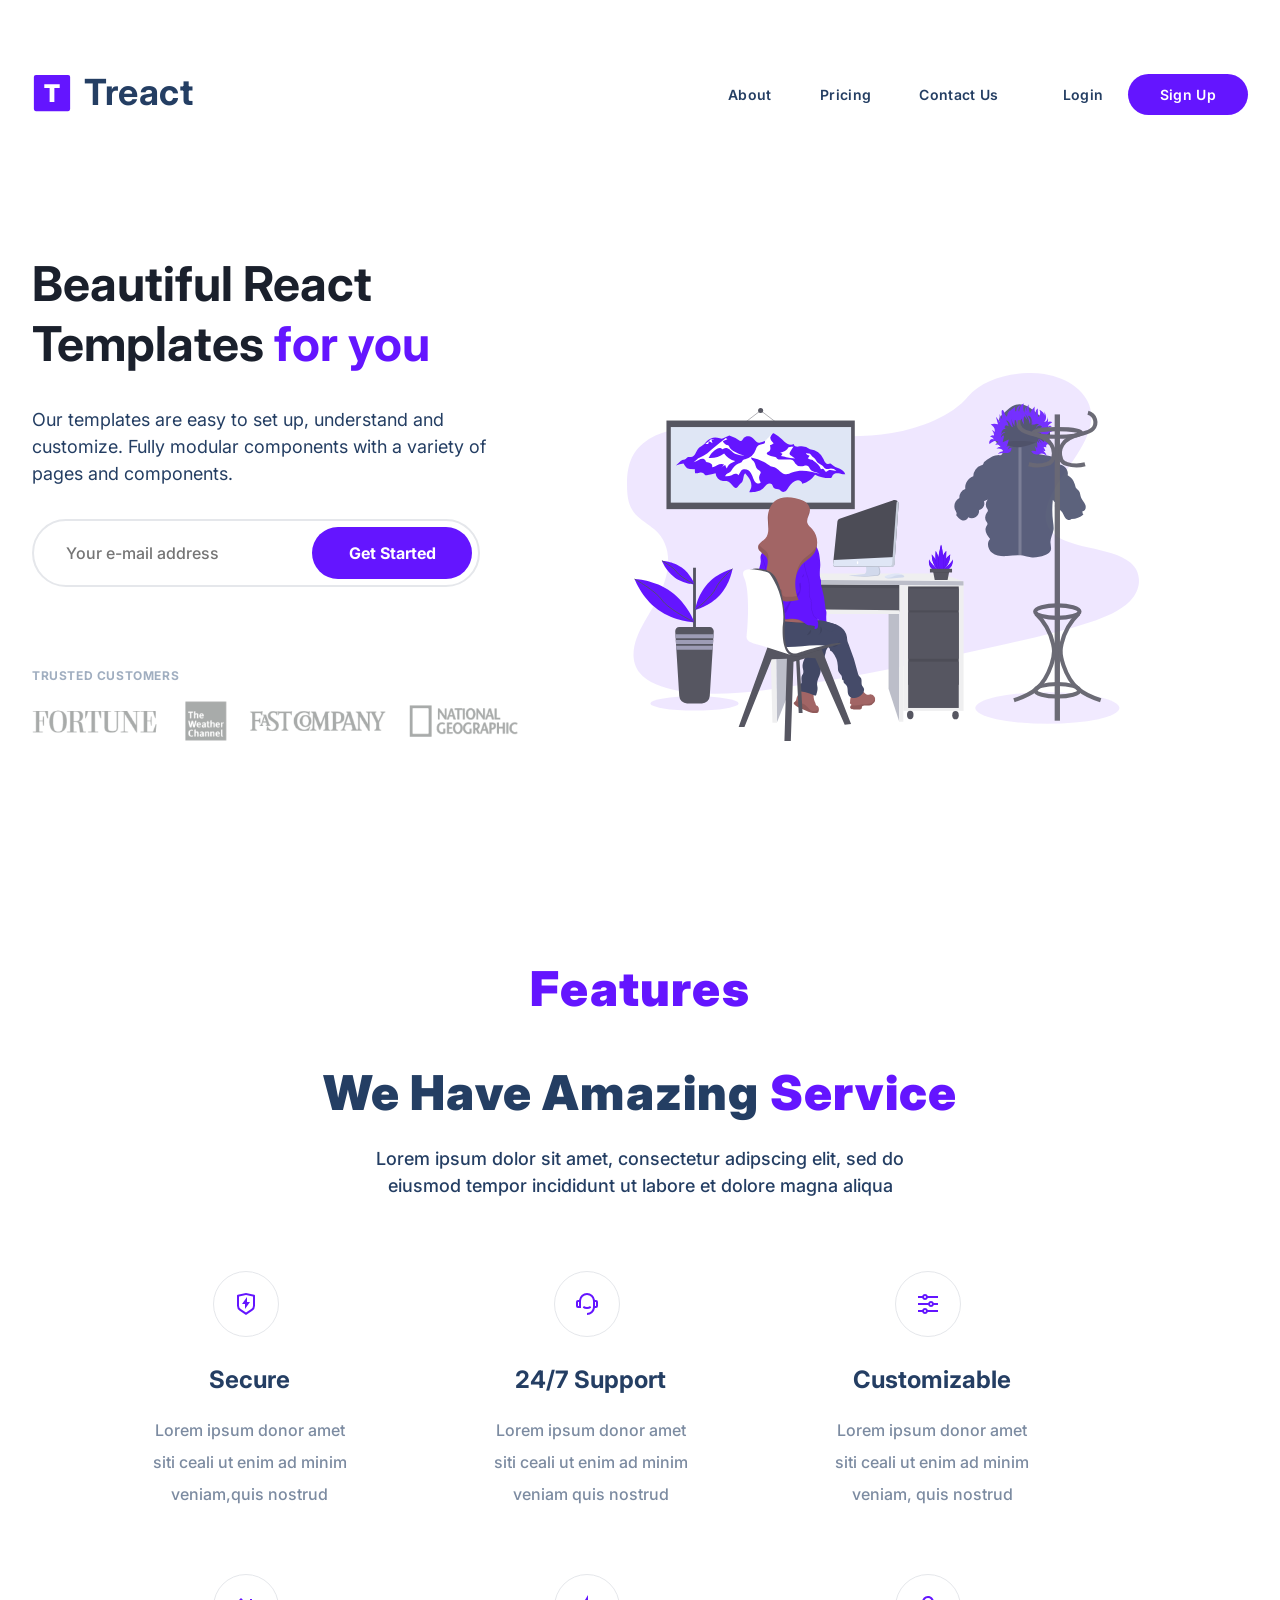
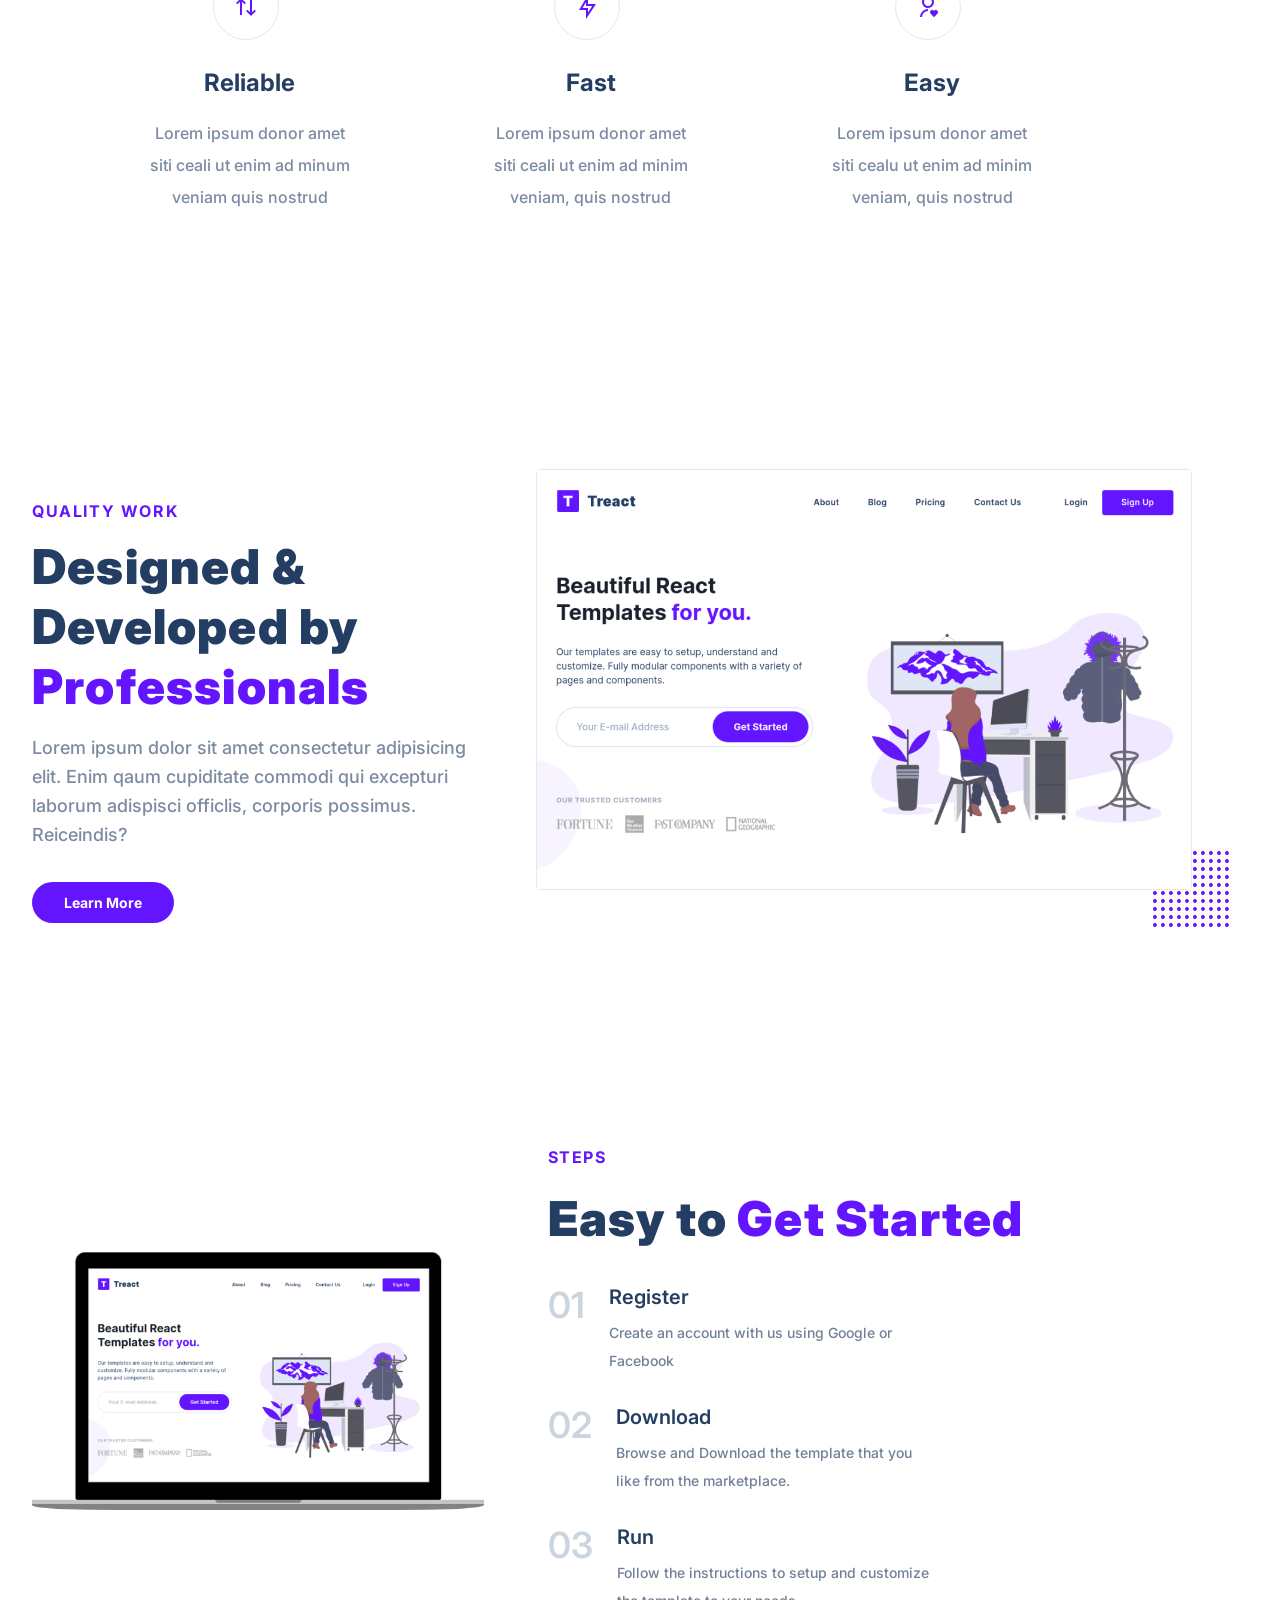
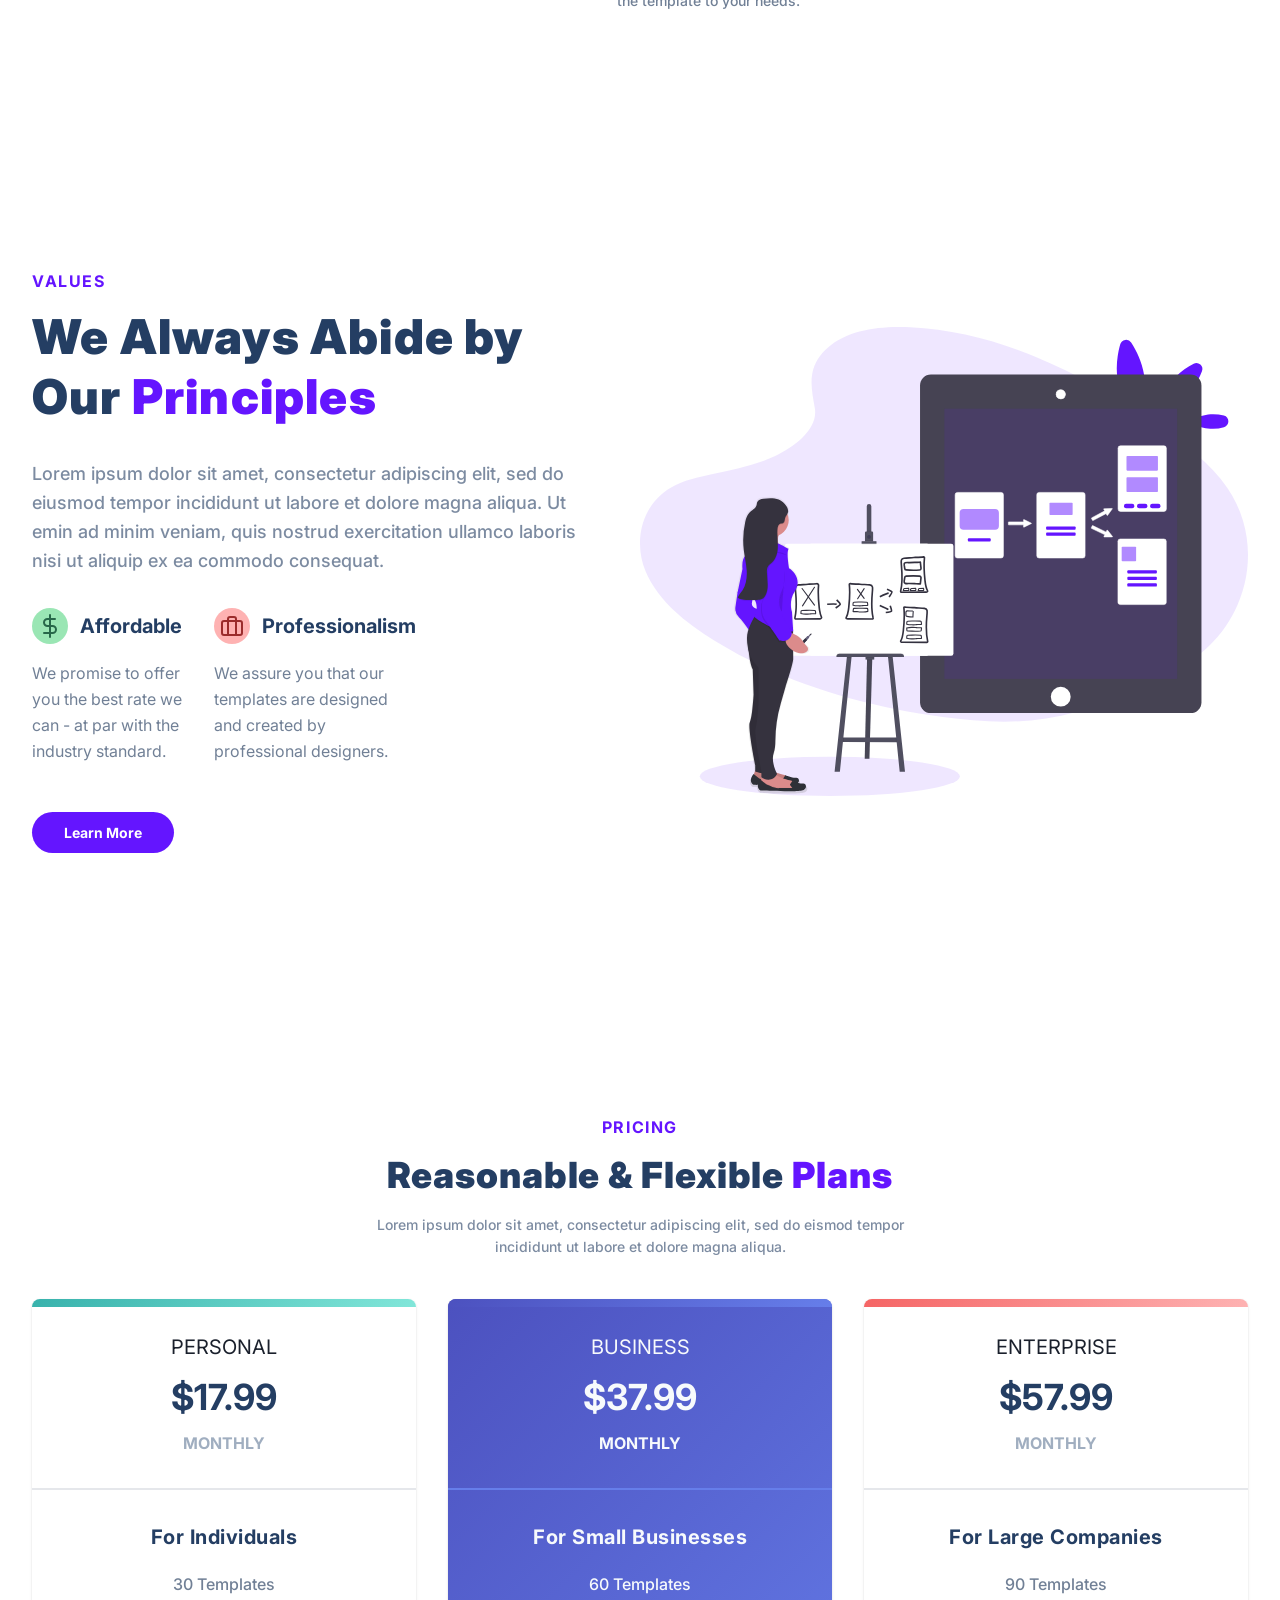
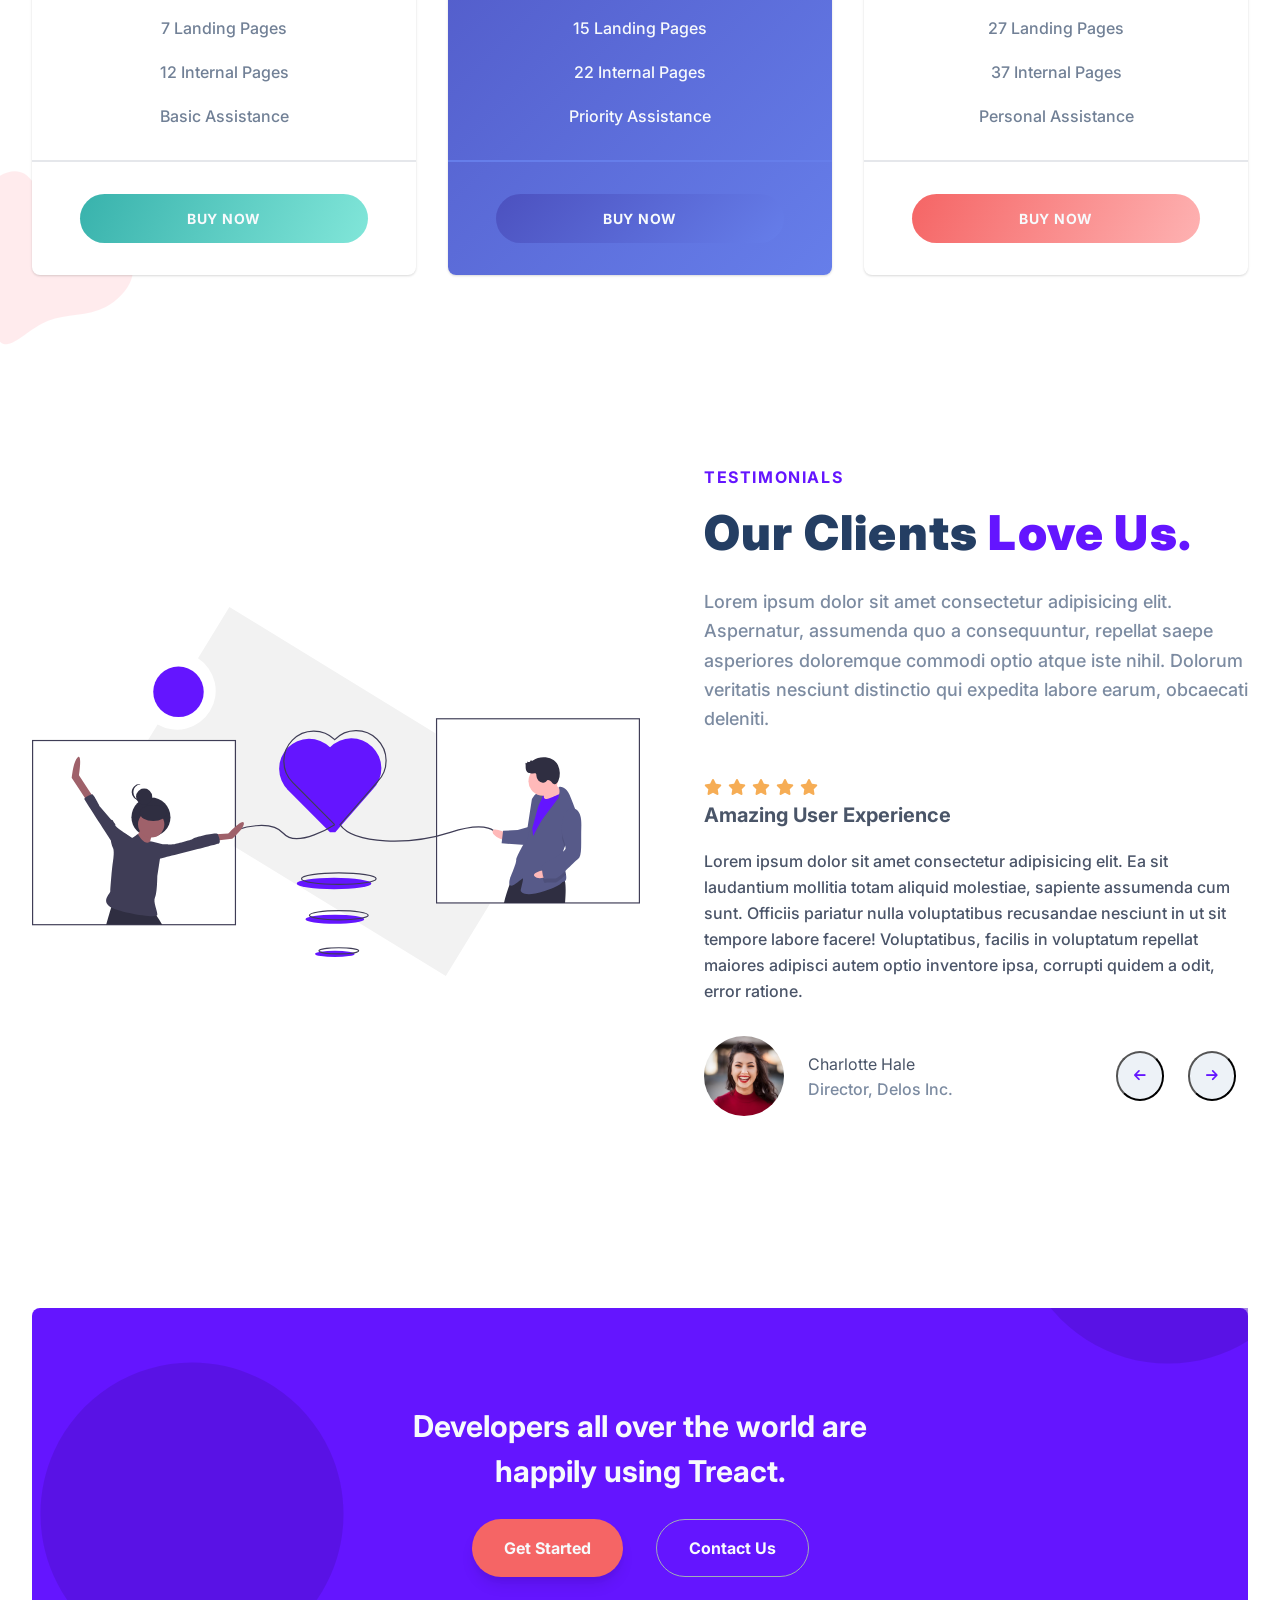
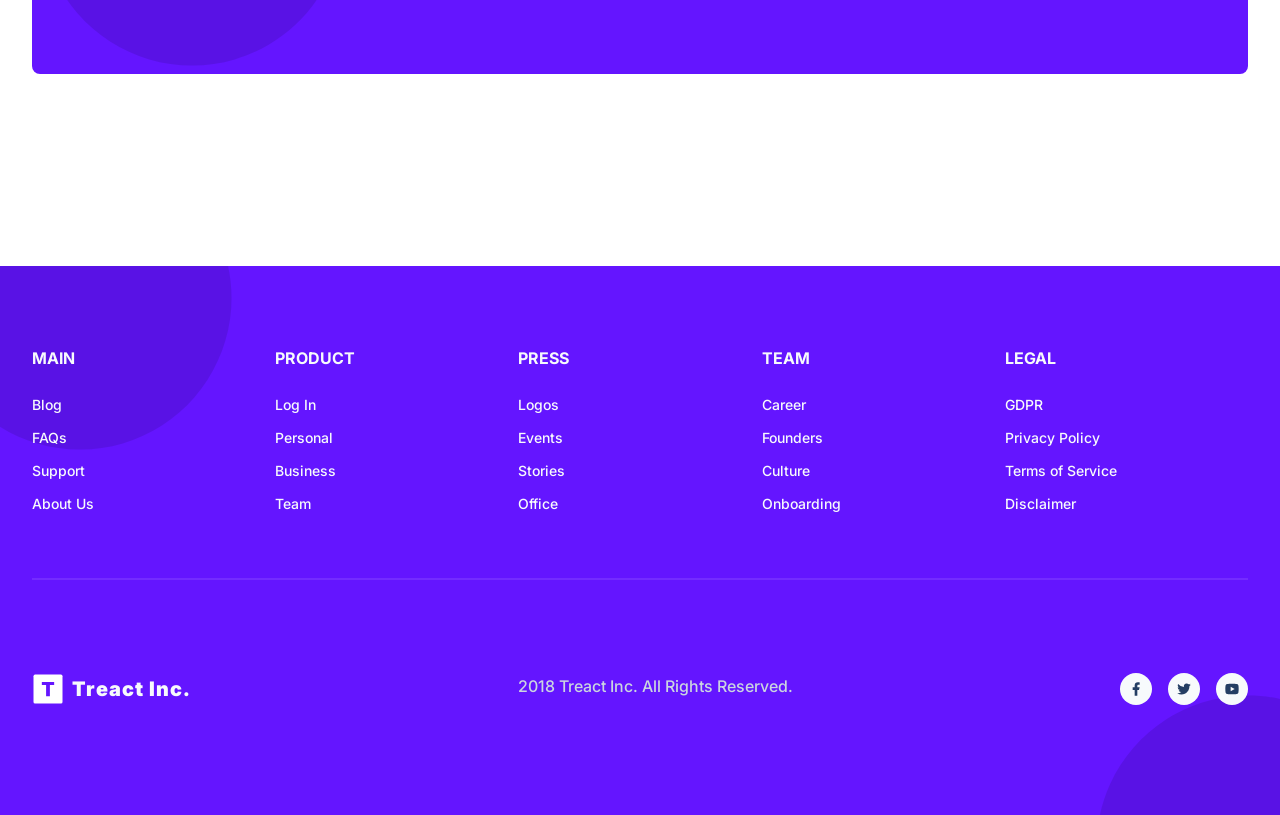
<file: index.html>
<!DOCTYPE html>
<html lang="en">

<head>
    <meta charset="UTF-8">
    <meta http-equiv="X-UA-Compatible" content="IE=edge">
    <meta name="viewport" content="width=device-width, initial-scale=1.0">
    <title>Document</title>
    <link rel="stylesheet" href="style.css">
    <link rel="stylesheet" href="https://pro.fontawesome.com/releases/v5.10.0/css/all.css"
        integrity="sha384-AYmEC3Yw5cVb3ZcuHtOA93w35dYTsvhLPVnYs9eStHfGJvOvKxVfELGroGkvsg+p" crossorigin="anonymous" />
        <link
      rel="stylesheet"
      href="https://cdnjs.cloudflare.com/ajax/libs/font-awesome/6.7.2/css/all.min.css"
      crossorigin="anonymous"
      referrerpolicy="no-referrer"
    />
    <script src="script.js"></script>
</head>

<body>
    <section id="landing">
        <nav>
            <div class="row nav__row">
                <div class="nav__logo">
                    <img class="nav__logo--img" src="./assets/logo.2c489fc453a1783cbadacf914efa3df6.svg" alt="Treact Logo">
                    <div class="nav__logo--title">
                        <h2>Treact</h2>
                    </div>
            </div>
            <div class="nav__links">
                    <a href="#" class="nav__link">About</a>
                    <a href="#" 
                     class="nav__link">Pricing</a>
                    <a href="#" class="nav__link">Contact Us</a>
                    <a href="#" class="nav__link login">Login</a>
                    <a href="#" class="nav__link nav__link--primary">Sign Up</a>
            </div>
                <button class="btn__menu" onclick="openMenu()">
                    <svg xmlns="http://www.w3.org/2000/svg" width="24" height="24" viewBox="0 0 24 24" fill="none"
                        stroke="currentColor" stroke-width="2" stroke-linecap="round" stroke-linejoin="round"
                        class="btn__menu--svg">
                        <line x1="3" y1="12" x2="21" y2="12"></line>
                        <line x1="3" y1="6" x2="21" y2="6"></line>
                        <line x1="3" y1="18" x2="21" y2="18"></line>
                    </svg>
                </button>
            </div>
        </nav>
        <div class="modal">
            <button class="btn__menu btn__menu--close" onclick="closeMenu()">
                <svg xmlns="http://www.w3.org/2000/svg" width="24" height="24" viewBox="0 0 24 24" fill="none"
                    stroke="currentColor" stroke-width="2" stroke-linecap="round" stroke-linejoin="round"
                    class="light___StyledCloseIcon-lj69nl-14 fASujC">
                    <line x1="18" y1="6" x2="6" y2="18"></line>
                    <line x1="6" y1="6" x2="18" y2="18"></line>
                </svg>
            </button>
            <div class="modal__links">
                <a class="modal__link">About</a>
                <a class="modal__link">Blog</a>
                <a class="modal__link">Pricing</a>
                <a class="modal__link">Contact Us</a>
                <a class="modal__link">Login</a>
                <a class="modal__link modal__link--primary">Sign Up</a>
            </div>
        </div>
        <header>
            <div class="container">
                <div class="row">
                    <div class="header__description">
                        <h1 class="header__title">Beautiful React Templates <span class="purple">for you</span></h1>
                        <p class="header__description--para"<p> Our templates are easy to set up, understand and customize. Fully modular components with a variety of pages and components.</p>
                        <div class="header__email">
<input type="text" class="header__email--input" placeholder="Your e-mail address">
            <button class="header__email--btn">Get Started</button>
        </div>
<p class="header__customers--title">
    TRUSTED CUSTOMERS
</p>
   <img src="./assets/customers-logo-strip.680ac7c2e8ae28161d2c.png" alt="" class="header__customers"/>                         
            </div>
            <figure class="header__img--wrapper">
                <img src="./assets/design-illustration-2.6da6a00b20c07c4a9b65d1870679e1b8.svg" class="header__img"/>
        </header>
    </section>
    <main>
        <section id="features">
            <div class="container">
                <div class="row__narrow">
                    <h4 class="section__title"><span class="purple">Features</span></h4>
                    <h2 class="section__title">We Have Amazing <span class="purple">Service</span></h2>
                    <div class="section__para">
                    <p>Lorem ipsum dolor sit amet, consectetur adipscing elit, sed do eiusmod tempor incididunt ut labore et dolore magna aliqua </p>
                    </div>
                    <div class="features">
                        <div class="feature">
                          <div class="feature__row">
                            <figure class="feature__img--wrapper">
                                <img src="./assets/shield-icon.daefe14b320b14fbd9cbd18908ac93ec.svg" alt="" class="feature__img">
                                </figure>
                                <div class="feature__text">
                                    <h2 class="feature__title">Secure</h2>
                                    <p class="feature__para">Lorem ipsum donor amet siti ceali ut enim ad minim veniam,quis nostrud</p>
                                </div>
                          </div>  
                        </div>
                <div class="feature">
                <div class="feature__row">
                    <figure class="feature__img--wrapper">
                        <img src="./assets/support-icon.f9253ffa8cb6ffde5bbaa05eb5136375 (1).svg" alt="" class="feature__img">
                    </figure>
                    <div class="feature__text">
                        <h2 class="feature__title">24/7 Support</h2>
                        <p class="feature__para">Lorem ipsum donor amet siti ceali ut enim ad minim veniam quis nostrud</p>
                    </div>
                </div>    
                </div>
                <div class="feature">
                 <div class="feature__row">
                    <figure class="feature__img--wrapper">
                        <img src="./assets/customize-icon.367468c90fd796009b97fbfba67b2c6a.svg" alt="" class="feature__img">
                        </figure>
                        <div class="feature__text">
                            <h2 class="feature__title">Customizable</h2>
                            <p class="feature__para">Lorem ipsum donor amet siti ceali ut enim ad minim veniam, quis nostrud</p>
                        </div>
                    </div>   
                </div>
                <div class="feature">
                  <div class="feature__row">
                    <figure class="feature__img--wrapper">
                        <img src="./assets/reliable-icon.1367510a8f0a1bec76dc425d25f92f43.svg" alt="" class="feature__img">
                    </figure>
                    <div class="feature__text">
                        <h2 class="feature__title">Reliable</h2>
                        <p class="feature__para">Lorem ipsum donor amet siti ceali ut enim ad minum veniam quis nostrud</p>
                    </div>
                  </div> 
                  </div> 
                <div class="feature">
                    <div class="feature__row">
                        <figure class="feature__img--wrapper">
                            <img src="./assets/fast-icon.dbb971a73d4805d2fc3bcdacdb55beba.svg" alt="" class="feature__img">
                        </figure>
                        <div class="feature__text">
                            <h2 class="feature__title">Fast</h2>
                            <p class="feature__para"> Lorem ipsum donor amet siti ceali ut enim ad minim veniam, quis nostrud</p>
                        </div>
                    </div>
                    </div>
                    <div class="feature">
                    <div class="feature__row">
                        <figure class="feature__img--wrapper">
                            <img src="./assets/simple-icon.673b7e1750b2a4ef32907fc164828d00.svg" alt="" class="feature__img">
                        </figure>
                        <div class="feature__text">
                            <h2 class="feature__title">Easy</h2>
                            <p class="feature__para">Lorem ipsum donor amet siti cealu ut enim ad minim veniam, quis nostrud</p>
                        </div>
                    </div>
                </div>
        </section>

        <section id="quality">
            <div class="container">
                <div class="row">
                <div class="quality__description">
                    <div class="section__tag">QUALITY WORK</div>
                    <h2 class="section__title">Designed & Developed by <span class="purple">Professionals</span></h2>
                    <p class="section__para">Lorem ipsum dolor sit amet consectetur adipisicing elit. Enim qaum cupiditate commodi qui excepturi laborum adispisci officlis, corporis possimus. Reiceindis?</p>
                    <button class="btn">Learn More</button>
                </div>
                <figure class="quality__img--wrapper">
                    <img src="./assets/hero-screenshot-1.40a097b525c2f8c9808e.png" class="quality__img"/>
                    <svg viewBox="0 0 1280 1280" class="quality__grid">
                <path d="M55 33.5C44.5 37 35 47.6 32.8 58.3c-4.3 20.6 16.3 41.2 36.9 36.9 15.5-3.2 27.5-19 26-33.9-1.1-10.5-9-21.3-19-26.2-6.1-2.9-15.5-3.6-21.7-1.6zM183 33.5c-15.1 5-25.3 21.6-22.2 36.2 2.5 11.9 13.6 23 25.4 25.5 19.4 4.1 39.5-14.2 37.5-33.9-1.1-10.5-9-21.3-19-26.2-6.1-2.9-15.5-3.6-21.7-1.6zM311 33.5c-10.5 3.5-20 14.1-22.2 24.8-4.3 20.6 16.3 41.2 36.9 36.9 15.5-3.2 27.5-19 26-33.9-1.1-10.5-9-21.3-19-26.2-6.1-2.9-15.5-3.6-21.7-1.6zM439 33.5c-10.5 3.5-20 14.1-22.2 24.8-4.3 20.6 16.3 41.2 36.9 36.9 15.5-3.2 27.5-19 26-33.9-1.1-10.5-9-21.3-19-26.2-6.1-2.9-15.5-3.6-21.7-1.6zM567 33.5c-10.5 3.5-20 14.1-22.2 24.8-4.3 20.6 16.3 41.2 36.9 36.9 15.5-3.2 27.5-19 26-33.9-1.1-10.5-9-21.3-19-26.2-6.1-2.9-15.5-3.6-21.7-1.6zM695 33.5c-10.5 3.5-20 14.1-22.2 24.8-4.3 20.6 16.3 41.2 36.9 36.9 15.5-3.2 27.5-19 26-33.9-1.1-10.5-9-21.3-19-26.2-6.1-2.9-15.5-3.6-21.7-1.6zM823 33.5c-10.5 3.5-20 14.1-22.2 24.8-4.3 20.6 16.3 41.2 36.9 36.9 15.5-3.2 27.5-19 26-33.9-1.1-10.5-9-21.3-19-26.2-6.1-2.9-15.5-3.6-21.7-1.6zM951 33.5c-10.5 3.5-20 14.1-22.2 24.8-4.3 20.6 16.3 41.2 36.9 36.9 15.5-3.2 27.5-19 26-33.9-1.1-10.5-9-21.3-19-26.2-6.1-2.9-15.5-3.6-21.7-1.6zM1079 33.5c-10.5 3.5-20 14.1-22.2 24.8-2.5 11.7 3.2 24.4 14.2 31.9 10.7 7.4 22.9 7.5 33.7.3 17.7-11.8 20.1-33.8 5.3-48.5-8.5-8.6-20.7-11.9-31-8.5zM1207 33.5c-10.5 3.5-20 14.1-22.2 24.8-2.5 11.7 3.2 24.4 14.2 31.9 10.7 7.4 22.9 7.5 33.7.3 17.7-11.8 20.1-33.8 5.3-48.5-8.5-8.6-20.7-11.9-31-8.5zM55 161.5c-10.5 3.5-20 14.1-22.2 24.8-4.3 20.6 16.3 41.2 36.9 36.9 15.5-3.2 27.5-19 26-33.9-1.1-10.5-9-21.3-19-26.2-6.1-2.9-15.5-3.6-21.7-1.6zM183 161.5c-15.1 5-25.3 21.6-22.2 36.2 2.5 11.9 13.6 23 25.4 25.5 19.4 4.1 39.5-14.2 37.5-33.9-1.1-10.5-9-21.3-19-26.2-6.1-2.9-15.5-3.6-21.7-1.6zM311 161.5c-10.5 3.5-20 14.1-22.2 24.8-4.3 20.6 16.3 41.2 36.9 36.9 15.5-3.2 27.5-19 26-33.9-1.1-10.5-9-21.3-19-26.2-6.1-2.9-15.5-3.6-21.7-1.6zM439 161.5c-10.5 3.5-20 14.1-22.2 24.8-4.3 20.6 16.3 41.2 36.9 36.9 15.5-3.2 27.5-19 26-33.9-1.1-10.5-9-21.3-19-26.2-6.1-2.9-15.5-3.6-21.7-1.6zM567 161.5c-10.5 3.5-20 14.1-22.2 24.8-4.3 20.6 16.3 41.2 36.9 36.9 15.5-3.2 27.5-19 26-33.9-1.1-10.5-9-21.3-19-26.2-6.1-2.9-15.5-3.6-21.7-1.6zM695 161.5c-10.5 3.5-20 14.1-22.2 24.8-4.3 20.6 16.3 41.2 36.9 36.9 15.5-3.2 27.5-19 26-33.9-1.1-10.5-9-21.3-19-26.2-6.1-2.9-15.5-3.6-21.7-1.6zM823 161.5c-10.5 3.5-20 14.1-22.2 24.8-4.3 20.6 16.3 41.2 36.9 36.9 15.5-3.2 27.5-19 26-33.9-1.1-10.5-9-21.3-19-26.2-6.1-2.9-15.5-3.6-21.7-1.6zM951 161.5c-10.5 3.5-20 14.1-22.2 24.8-4.3 20.6 16.3 41.2 36.9 36.9 15.5-3.2 27.5-19 26-33.9-1.1-10.5-9-21.3-19-26.2-6.1-2.9-15.5-3.6-21.7-1.6zM1079 161.5c-10.5 3.5-20 14.1-22.2 24.8-2.5 11.7 3.2 24.4 14.2 31.9 10.7 7.4 22.9 7.5 33.7.3 17.7-11.8 20.1-33.8 5.3-48.5-8.5-8.6-20.7-11.9-31-8.5zM1207 161.5c-10.5 3.5-20 14.1-22.2 24.8-2.5 11.7 3.2 24.4 14.2 31.9 10.7 7.4 22.9 7.5 33.7.3 17.7-11.8 20.1-33.8 5.3-48.5-8.5-8.6-20.7-11.9-31-8.5zM55 289.5c-10.5 3.5-20 14.1-22.2 24.8-4.3 20.6 16.3 41.2 36.9 36.9 15.5-3.2 27.5-19 26-33.9-1.1-10.5-9-21.3-19-26.2-6.1-2.9-15.5-3.6-21.7-1.6zM183 289.5c-10.5 3.5-20 14.1-22.2 24.8-4.3 20.6 16.3 41.2 36.9 36.9 15.5-3.2 27.5-19 26-33.9-1.1-10.5-9-21.3-19-26.2-6.1-2.9-15.5-3.6-21.7-1.6zM311 289.5c-10.5 3.5-20 14.1-22.2 24.8-4.3 20.6 16.3 41.2 36.9 36.9 15.5-3.2 27.5-19 26-33.9-1.1-10.5-9-21.3-19-26.2-6.1-2.9-15.5-3.6-21.7-1.6zM439 289.5c-10.5 3.5-20 14.1-22.2 24.8-4.3 20.6 16.3 41.2 36.9 36.9 15.5-3.2 27.5-19 26-33.9-1.1-10.5-9-21.3-19-26.2-6.1-2.9-15.5-3.6-21.7-1.6zM567 289.5c-10.5 3.5-20 14.1-22.2 24.8-4.3 20.6 16.3 41.2 36.9 36.9 15.5-3.2 27.5-19 26-33.9-1.1-10.5-9-21.3-19-26.2-6.1-2.9-15.5-3.6-21.7-1.6zM695 289.5c-10.5 3.5-20 14.1-22.2 24.8-4.3 20.6 16.3 41.2 36.9 36.9 15.5-3.2 27.5-19 26-33.9-1.1-10.5-9-21.3-19-26.2-6.1-2.9-15.5-3.6-21.7-1.6zM823 289.5c-10.5 3.5-20 14.1-22.2 24.8-4.3 20.6 16.3 41.2 36.9 36.9 15.5-3.2 27.5-19 26-33.9-1.1-10.5-9-21.3-19-26.2-6.1-2.9-15.5-3.6-21.7-1.6zM951 289.5c-10.5 3.5-20 14.1-22.2 24.8-4.3 20.6 16.3 41.2 36.9 36.9 15.5-3.2 27.5-19 26-33.9-1.1-10.5-9-21.3-19-26.2-6.1-2.9-15.5-3.6-21.7-1.6zM1079 289.5c-10.5 3.5-20 14.1-22.2 24.8-4.3 20.6 16.3 41.2 36.9 36.9 15.5-3.2 27.5-19 26-33.9-1.1-10.5-9-21.3-19-26.2-6.1-2.9-15.5-3.6-21.7-1.6zM1207 289.5c-10.5 3.5-20 14.1-22.2 24.8-4.3 20.6 16.3 41.2 36.9 36.9 15.5-3.2 27.5-19 26-33.9-1.1-10.5-9-21.3-19-26.2-6.1-2.9-15.5-3.6-21.7-1.6zM55 417.5c-10.5 3.5-20 14.1-22.2 24.8-4.3 20.6 16.3 41.2 36.9 36.9 15.5-3.2 27.5-19 26-33.9-1.1-10.5-9-21.3-19-26.2-6.1-2.9-15.5-3.6-21.7-1.6zM183 417.5c-10.5 3.5-20 14.1-22.2 24.8-4.3 20.6 16.3 41.2 36.9 36.9 15.5-3.2 27.5-19 26-33.9-1.1-10.5-9-21.3-19-26.2-6.1-2.9-15.5-3.6-21.7-1.6zM311 417.5c-10.5 3.5-20 14.1-22.2 24.8-4.3 20.6 16.3 41.2 36.9 36.9 15.5-3.2 27.5-19 26-33.9-1.1-10.5-9-21.3-19-26.2-6.1-2.9-15.5-3.6-21.7-1.6zM439 417.5c-10.5 3.5-20 14.1-22.2 24.8-4.3 20.6 16.3 41.2 36.9 36.9 15.5-3.2 27.5-19 26-33.9-1.1-10.5-9-21.3-19-26.2-6.1-2.9-15.5-3.6-21.7-1.6zM567 417.5c-10.5 3.5-20 14.1-22.2 24.8-4.3 20.6 16.3 41.2 36.9 36.9 15.5-3.2 27.5-19 26-33.9-1.1-10.5-9-21.3-19-26.2-6.1-2.9-15.5-3.6-21.7-1.6zM695 417.5c-10.5 3.5-20 14.1-22.2 24.8-4.3 20.6 16.3 41.2 36.9 36.9 15.5-3.2 27.5-19 26-33.9-1.1-10.5-9-21.3-19-26.2-6.1-2.9-15.5-3.6-21.7-1.6zM823 417.5c-10.5 3.5-20 14.1-22.2 24.8-4.3 20.6 16.3 41.2 36.9 36.9 15.5-3.2 27.5-19 26-33.9-1.1-10.5-9-21.3-19-26.2-6.1-2.9-15.5-3.6-21.7-1.6zM951 417.5c-10.5 3.5-20 14.1-22.2 24.8-4.3 20.6 16.3 41.2 36.9 36.9 15.5-3.2 27.5-19 26-33.9-1.1-10.5-9-21.3-19-26.2-6.1-2.9-15.5-3.6-21.7-1.6zM1079 417.5c-10.5 3.5-20 14.1-22.2 24.8-4.3 20.6 16.3 41.2 36.9 36.9 15.5-3.2 27.5-19 26-33.9-1.1-10.5-9-21.3-19-26.2-6.1-2.9-15.5-3.6-21.7-1.6zM1207 417.5c-10.5 3.5-20 14.1-22.2 24.8-4.3 20.6 16.3 41.2 36.9 36.9 15.5-3.2 27.5-19 26-33.9-1.1-10.5-9-21.3-19-26.2-6.1-2.9-15.5-3.6-21.7-1.6zM55 545.5c-10.5 3.5-20 14.1-22.2 24.8-4.3 20.6 16.3 41.2 36.9 36.9 15.5-3.2 27.5-19 26-33.9-1.1-10.5-9-21.3-19-26.2-6.1-2.9-15.5-3.6-21.7-1.6zM183 545.5c-10.5 3.5-20 14.1-22.2 24.8-4.3 20.6 16.3 41.2 36.9 36.9 15.5-3.2 27.5-19 26-33.9-1.1-10.5-9-21.3-19-26.2-6.1-2.9-15.5-3.6-21.7-1.6zM311 545.5c-10.5 3.5-20 14.1-22.2 24.8-4.3 20.6 16.3 41.2 36.9 36.9 15.5-3.2 27.5-19 26-33.9-1.1-10.5-9-21.3-19-26.2-6.1-2.9-15.5-3.6-21.7-1.6zM439 545.5c-10.5 3.5-20 14.1-22.2 24.8-4.3 20.6 16.3 41.2 36.9 36.9 15.5-3.2 27.5-19 26-33.9-1.1-10.5-9-21.3-19-26.2-6.1-2.9-15.5-3.6-21.7-1.6zM567 545.5c-10.5 3.5-20 14.1-22.2 24.8-4.3 20.6 16.3 41.2 36.9 36.9 15.5-3.2 27.5-19 26-33.9-1.1-10.5-9-21.3-19-26.2-6.1-2.9-15.5-3.6-21.7-1.6zM695 545.5c-10.5 3.5-20 14.1-22.2 24.8-4.3 20.6 16.3 41.2 36.9 36.9 15.5-3.2 27.5-19 26-33.9-1.1-10.5-9-21.3-19-26.2-6.1-2.9-15.5-3.6-21.7-1.6zM823 545.5c-10.5 3.5-20 14.1-22.2 24.8-4.3 20.6 16.3 41.2 36.9 36.9 15.5-3.2 27.5-19 26-33.9-1.1-10.5-9-21.3-19-26.2-6.1-2.9-15.5-3.6-21.7-1.6zM951 545.5c-10.5 3.5-20 14.1-22.2 24.8-4.3 20.6 16.3 41.2 36.9 36.9 15.5-3.2 27.5-19 26-33.9-1.1-10.5-9-21.3-19-26.2-6.1-2.9-15.5-3.6-21.7-1.6zM1079 545.5c-10.5 3.5-20 14.1-22.2 24.8-4.3 20.6 16.3 41.2 36.9 36.9 15.5-3.2 27.5-19 26-33.9-1.1-10.5-9-21.3-19-26.2-6.1-2.9-15.5-3.6-21.7-1.6zM1207 545.5c-10.5 3.5-20 14.1-22.2 24.8-4.3 20.6 16.3 41.2 36.9 36.9 15.5-3.2 27.5-19 26-33.9-1.1-10.5-9-21.3-19-26.2-6.1-2.9-15.5-3.6-21.7-1.6zM55 673.5c-10.5 3.5-20 14.1-22.2 24.8-4.3 20.6 16.3 41.2 36.9 36.9 15.5-3.2 27.5-19 26-33.9-1.1-10.5-9-21.3-19-26.2-6.1-2.9-15.5-3.6-21.7-1.6zM183 673.5c-10.5 3.5-20 14.1-22.2 24.8-4.3 20.6 16.3 41.2 36.9 36.9 15.5-3.2 27.5-19 26-33.9-1.1-10.5-9-21.3-19-26.2-6.1-2.9-15.5-3.6-21.7-1.6zM311 673.5c-10.5 3.5-20 14.1-22.2 24.8-4.3 20.6 16.3 41.2 36.9 36.9 15.5-3.2 27.5-19 26-33.9-1.1-10.5-9-21.3-19-26.2-6.1-2.9-15.5-3.6-21.7-1.6zM439 673.5c-10.5 3.5-20 14.1-22.2 24.8-4.3 20.6 16.3 41.2 36.9 36.9 15.5-3.2 27.5-19 26-33.9-1.1-10.5-9-21.3-19-26.2-6.1-2.9-15.5-3.6-21.7-1.6zM567 673.5c-10.5 3.5-20 14.1-22.2 24.8-4.3 20.6 16.3 41.2 36.9 36.9 15.5-3.2 27.5-19 26-33.9-1.1-10.5-9-21.3-19-26.2-6.1-2.9-15.5-3.6-21.7-1.6zM695 673.5c-10.5 3.5-20 14.1-22.2 24.8-4.3 20.6 16.3 41.2 36.9 36.9 15.5-3.2 27.5-19 26-33.9-1.1-10.5-9-21.3-19-26.2-6.1-2.9-15.5-3.6-21.7-1.6zM823 673.5c-10.5 3.5-20 14.1-22.2 24.8-4.3 20.6 16.3 41.2 36.9 36.9 15.5-3.2 27.5-19 26-33.9-1.1-10.5-9-21.3-19-26.2-6.1-2.9-15.5-3.6-21.7-1.6zM951 673.5c-10.5 3.5-20 14.1-22.2 24.8-4.3 20.6 16.3 41.2 36.9 36.9 15.5-3.2 27.5-19 26-33.9-1.1-10.5-9-21.3-19-26.2-6.1-2.9-15.5-3.6-21.7-1.6zM1079 673.5c-10.5 3.5-20 14.1-22.2 24.8-4.3 20.6 16.3 41.2 36.9 36.9 15.5-3.2 27.5-19 26-33.9-1.1-10.5-9-21.3-19-26.2-6.1-2.9-15.5-3.6-21.7-1.6zM1207 673.5c-10.5 3.5-20 14.1-22.2 24.8-4.3 20.6 16.3 41.2 36.9 36.9 15.5-3.2 27.5-19 26-33.9-1.1-10.5-9-21.3-19-26.2-6.1-2.9-15.5-3.6-21.7-1.6zM55 801.5c-10.5 3.5-20 14.1-22.2 24.8-4.3 20.6 16.3 41.2 36.9 36.9 15.5-3.2 27.5-19 26-33.9-1.1-10.5-9-21.3-19-26.2-6.1-2.9-15.5-3.6-21.7-1.6zM183 801.5c-10.5 3.5-20 14.1-22.2 24.8-4.3 20.6 16.3 41.2 36.9 36.9 15.5-3.2 27.5-19 26-33.9-1.1-10.5-9-21.3-19-26.2-6.1-2.9-15.5-3.6-21.7-1.6zM311 801.5c-10.5 3.5-20 14.1-22.2 24.8-2.5 11.7 3.2 24.4 14.2 31.9 10.7 7.4 22.9 7.5 33.7.3 17.7-11.8 20.1-33.8 5.3-48.5-8.5-8.6-20.7-11.9-31-8.5zM439 801.5c-10.5 3.5-20 14.1-22.2 24.8-2.5 11.7 3.2 24.4 14.2 31.9 10.7 7.4 22.9 7.5 33.7.3 17.7-11.8 20.1-33.8 5.3-48.5-8.5-8.6-20.7-11.9-31-8.5zM567 801.5c-15.1 5-25.3 21.6-22.2 36.2 2.5 11.9 13.6 23 25.5 25.5 19.3 4.1 39.4-14.2 37.4-33.9-1.1-10.5-9-21.3-19-26.2-6.1-2.9-15.5-3.6-21.7-1.6zM695 801.5c-15.1 5-25.3 21.6-22.2 36.2 2.5 11.9 13.6 23 25.5 25.5 19.3 4.1 39.4-14.2 37.4-33.9-1.1-10.5-9-21.3-19-26.2-6.1-2.9-15.5-3.6-21.7-1.6zM823 801.5c-15.1 5-25.3 21.6-22.2 36.2 2.5 11.9 13.6 23 25.5 25.5 19.3 4.1 39.4-14.2 37.4-33.9-1.1-10.5-9-21.3-19-26.2-6.1-2.9-15.5-3.6-21.7-1.6zM951 801.5c-15.1 5-25.3 21.6-22.2 36.2 2.5 11.9 13.6 23 25.5 25.5 19.3 4.1 39.4-14.2 37.4-33.9-1.1-10.5-9-21.3-19-26.2-6.1-2.9-15.5-3.6-21.7-1.6zM1079 801.5c-10.5 3.5-20 14.1-22.2 24.8-4.3 20.6 16.3 41.2 36.9 36.9 15.5-3.2 27.5-19 26-33.9-1.1-10.5-9-21.3-19-26.2-6.1-2.9-15.5-3.6-21.7-1.6zM1207 801.5c-10.5 3.5-20 14.1-22.2 24.8-4.3 20.6 16.3 41.2 36.9 36.9 15.5-3.2 27.5-19 26-33.9-1.1-10.5-9-21.3-19-26.2-6.1-2.9-15.5-3.6-21.7-1.6zM55 929.5c-10.5 3.5-20 14.1-22.2 24.8-4.3 20.6 16.3 41.2 36.9 36.9 15.5-3.2 27.5-19 26-33.9-1.1-10.5-9-21.3-19-26.2-6.1-2.9-15.5-3.6-21.7-1.6zM183 929.5c-10.5 3.5-20 14.1-22.2 24.8-4.3 20.6 16.3 41.2 36.9 36.9 15.5-3.2 27.5-19 26-33.9-1.1-10.5-9-21.3-19-26.2-6.1-2.9-15.5-3.6-21.7-1.6zM311 929.5c-10.5 3.5-20 14.1-22.2 24.8-2.5 11.7 3.2 24.4 14.2 31.9 10.7 7.4 22.9 7.5 33.7.3 17.7-11.8 20.1-33.8 5.3-48.5-8.5-8.6-20.7-11.9-31-8.5zM439 929.5c-10.5 3.5-20 14.1-22.2 24.8-2.5 11.7 3.2 24.4 14.2 31.9 10.7 7.4 22.9 7.5 33.7.3 17.7-11.8 20.1-33.8 5.3-48.5-8.5-8.6-20.7-11.9-31-8.5zM567 929.5c-15.1 5-25.3 21.6-22.2 36.2 2.5 11.9 13.6 23 25.5 25.5 19.3 4.1 39.4-14.2 37.4-33.9-1.1-10.5-9-21.3-19-26.2-6.1-2.9-15.5-3.6-21.7-1.6zM695 929.5c-15.1 5-25.3 21.6-22.2 36.2 2.5 11.9 13.6 23 25.5 25.5 19.3 4.1 39.4-14.2 37.4-33.9-1.1-10.5-9-21.3-19-26.2-6.1-2.9-15.5-3.6-21.7-1.6zM823 929.5c-15.1 5-25.3 21.6-22.2 36.2 2.5 11.9 13.6 23 25.5 25.5 19.3 4.1 39.4-14.2 37.4-33.9-1.1-10.5-9-21.3-19-26.2-6.1-2.9-15.5-3.6-21.7-1.6zM951 929.5c-15.1 5-25.3 21.6-22.2 36.2 2.5 11.9 13.6 23 25.5 25.5 19.3 4.1 39.4-14.2 37.4-33.9-1.1-10.5-9-21.3-19-26.2-6.1-2.9-15.5-3.6-21.7-1.6zM1079 929.5c-10.5 3.5-20 14.1-22.2 24.8-4.3 20.6 16.3 41.2 36.9 36.9 15.5-3.2 27.5-19 26-33.9-1.1-10.5-9-21.3-19-26.2-6.1-2.9-15.5-3.6-21.7-1.6zM1207 929.5c-10.5 3.5-20 14.1-22.2 24.8-4.3 20.6 16.3 41.2 36.9 36.9 15.5-3.2 27.5-19 26-33.9-1.1-10.5-9-21.3-19-26.2-6.1-2.9-15.5-3.6-21.7-1.6zM55 1057.5c-10.5 3.5-20 14.1-22.2 24.8-4.3 20.6 16.3 41.2 36.9 36.9 15.5-3.2 27.5-19 26-33.9-1.1-10.5-9-21.3-19-26.2-6.1-2.9-15.5-3.6-21.7-1.6zM183 1057.5c-10.5 3.5-20 14.1-22.2 24.8-4.3 20.6 16.3 41.2 36.9 36.9 15.5-3.2 27.5-19 26-33.9-1.1-10.5-9-21.3-19-26.2-6.1-2.9-15.5-3.6-21.7-1.6zM311 1057.5c-10.5 3.5-20 14.1-22.2 24.8-2.5 11.7 3.2 24.4 14.2 31.9 10.7 7.4 22.9 7.5 33.7.3 17.7-11.8 20.1-33.8 5.3-48.5-8.5-8.6-20.7-11.9-31-8.5zM439 1057.5c-10.5 3.5-20 14.1-22.2 24.8-2.5 11.7 3.2 24.4 14.2 31.9 10.7 7.4 22.9 7.5 33.7.3 17.7-11.8 20.1-33.8 5.3-48.5-8.5-8.6-20.7-11.9-31-8.5zM567 1057.5c-10.5 3.5-20 14.1-22.2 24.8-4.3 20.6 16.3 41.2 36.9 36.9 15.5-3.2 27.5-19 26-33.9-1.1-10.5-9-21.3-19-26.2-6.1-2.9-15.5-3.6-21.7-1.6zM695 1057.5c-10.5 3.5-20 14.1-22.2 24.8-4.3 20.6 16.3 41.2 36.9 36.9 15.5-3.2 27.5-19 26-33.9-1.1-10.5-9-21.3-19-26.2-6.1-2.9-15.5-3.6-21.7-1.6zM823 1057.5c-10.5 3.5-20 14.1-22.2 24.8-4.3 20.6 16.3 41.2 36.9 36.9 15.5-3.2 27.5-19 26-33.9-1.1-10.5-9-21.3-19-26.2-6.1-2.9-15.5-3.6-21.7-1.6zM951 1057.5c-10.5 3.5-20 14.1-22.2 24.8-4.3 20.6 16.3 41.2 36.9 36.9 15.5-3.2 27.5-19 26-33.9-1.1-10.5-9-21.3-19-26.2-6.1-2.9-15.5-3.6-21.7-1.6zM1079 1057.5c-10.5 3.5-20 14.1-22.2 24.8-4.3 20.6 16.3 41.2 36.9 36.9 15.5-3.2 27.5-19 26-33.9-1.1-10.5-9-21.3-19-26.2-6.1-2.9-15.5-3.6-21.7-1.6zM1207 1057.5c-10.5 3.5-20 14.1-22.2 24.8-4.3 20.6 16.3 41.2 36.9 36.9 15.5-3.2 27.5-19 26-33.9-1.1-10.5-9-21.3-19-26.2-6.1-2.9-15.5-3.6-21.7-1.6zM55 1185.5c-10.5 3.5-20 14.1-22.2 24.8-4.3 20.6 16.3 41.2 36.9 36.9 15.5-3.2 27.5-19 26-33.9-1.1-10.5-9-21.3-19-26.2-6.1-2.9-15.5-3.6-21.7-1.6zM183 1185.5c-10.5 3.5-20 14.1-22.2 24.8-4.3 20.6 16.3 41.2 36.9 36.9 15.5-3.2 27.5-19 26-33.9-1.1-10.5-9-21.3-19-26.2-6.1-2.9-15.5-3.6-21.7-1.6zM311 1185.5c-10.5 3.5-20 14.1-22.2 24.8-4.3 20.6 16.3 41.2 36.9 36.9 15.5-3.2 27.5-19 26-33.9-1.1-10.5-9-21.3-19-26.2-6.1-2.9-15.5-3.6-21.7-1.6zM439 1185.5c-10.5 3.5-20 14.1-22.2 24.8-4.3 20.6 16.3 41.2 36.9 36.9 15.5-3.2 27.5-19 26-33.9-1.1-10.5-9-21.3-19-26.2-6.1-2.9-15.5-3.6-21.7-1.6zM567 1185.5c-10.5 3.5-20 14.1-22.2 24.8-4.3 20.6 16.3 41.2 36.9 36.9 15.5-3.2 27.5-19 26-33.9-1.1-10.5-9-21.3-19-26.2-6.1-2.9-15.5-3.6-21.7-1.6zM695 1185.5c-10.5 3.5-20 14.1-22.2 24.8-4.3 20.6 16.3 41.2 36.9 36.9 15.5-3.2 27.5-19 26-33.9-1.1-10.5-9-21.3-19-26.2-6.1-2.9-15.5-3.6-21.7-1.6zM823 1185.5c-10.5 3.5-20 14.1-22.2 24.8-4.3 20.6 16.3 41.2 36.9 36.9 15.5-3.2 27.5-19 26-33.9-1.1-10.5-9-21.3-19-26.2-6.1-2.9-15.5-3.6-21.7-1.6zM951 1185.5c-10.5 3.5-20 14.1-22.2 24.8-4.3 20.6 16.3 41.2 36.9 36.9 15.5-3.2 27.5-19 26-33.9-1.1-10.5-9-21.3-19-26.2-6.1-2.9-15.5-3.6-21.7-1.6zM1079 1185.5c-10.5 3.5-20 14.1-22.2 24.8-4.3 20.6 16.3 41.2 36.9 36.9 15.5-3.2 27.5-19 26-33.9-1.1-10.5-9-21.3-19-26.2-6.1-2.9-15.5-3.6-21.7-1.6zM1207 1185.5c-10.5 3.5-20 14.1-22.2 24.8-4.3 20.6 16.3 41.2 36.9 36.9 15.5-3.2 27.5-19 26-33.9-1.1-10.5-9-21.3-19-26.2-6.1-2.9-15.5-3.6-21.7-1.6z"></path>
              </svg>
                </figure>
            </div>
            </div>
        </section>
        <section id="steps">
            <div class="container">
                <div class="row">
                <figure class="steps__img--wrapper">
                    <img src="./assets/hero-screenshot-2.241aac1fbc66db29d873.png" class="steps__img" alt="Dashboard Screenshot">
                <svg viewbox="0 0 1280 1280" class="steps__grid"xmlns="http://www.w3.org/2000/svg">
                   <defs>
                  <path id="line-of-balls" d="M55 33.5C44.5 37 35 47.6 32.8 58.3c-4.3 20.6 16.3 41.2 36.9 36.9 15.5-3.2 27.5-19 26-33.9-1.1-10.5-9-21.3-19-26.2-6.1-2.9-15.5-3.6-21.7-1.6zM183 33.5c-15.1 5-25.3 21.6-22.2 36.2 2.5 11.9 13.6 23 25.4 25.5 19.4 4.1 39.5-14.2 37.5-33.9-1.1-10.5-9-21.3-19-26.2-6.1-2.9-15.5-3.6-21.7-1.6zM311 33.5c-10.5 3.5-20 14.1-22.2 24.8-4.3 20.6 16.3 41.2 36.9 36.9 15.5-3.2 27.5-19 26-33.9-1.1-10.5-9-21.3-19-26.2-6.1-2.9-15.5-3.6-21.7-1.6zM439 33.5c-10.5 3.5-20 14.1-22.2 24.8-4.3 20.6 16.3 41.2 36.9 36.9 15.5-3.2 27.5-19 26-33.9-1.1-10.5-9-21.3-19-26.2-6.1-2.9-15.5-3.6-21.7-1.6zM567 33.5c-10.5 3.5-20 14.1-22.2 24.8-4.3 20.6 16.3 41.2 36.9 36.9 15.5-3.2 27.5-19 26-33.9-1.1-10.5-9-21.3-19-26.2-6.1-2.9-15.5-3.6-21.7-1.6zM695 33.5c-10.5 3.5-20 14.1-22.2 24.8-4.3 20.6 16.3 41.2 36.9 36.9 15.5-3.2 27.5-19 26-33.9-1.1-10.5-9-21.3-19-26.2-6.1-2.9-15.5-3.6-21.7-1.6zM823 33.5c-10.5 3.5-20 14.1-22.2 24.8-4.3 20.6 16.3 41.2 36.9 36.9 15.5-3.2 27.5-19 26-33.9-1.1-10.5-9-21.3-19-26.2-6.1-2.9-15.5-3.6-21.7-1.6zM951 33.5c-10.5 3.5-20 14.1-22.2 24.8-4.3 20.6 16.3 41.2 36.9 36.9 15.5-3.2 27.5-19 26-33.9-1.1-10.5-9-21.3-19-26.2-6.1-2.9-15.5-3.6-21.7-1.6zM1079 33.5c-10.5 3.5-20 14.1-22.2 24.8-2.5 11.7 3.2 24.4 14.2 31.9 10.7 7.4 22.9 7.5 33.7.3 17.7-11.8 20.1-33.8 5.3-48.5-8.5-8.6-20.7-11.9-31-8.5zM1207 33.5c-10.5 3.5-20 14.1-22.2 24.8-2.5 11.7 3.2 24.4 14.2 31.9 10.7 7.4 22.9 7.5 33.7.3 17.7-11.8 20.1-33.8 5.3-48.5-8.5-8.6-20.7-11.9-31-8.5z"></path>
                  </defs>
                <g fill="rgba(100, 21, 255, 0.15)">
                    <use href="#line-of-balls" transform="translate (0,0)"></use>
                    <use href="#line-of-balls" transform="translate (0,100)"></use>
                    <use href="#line-of-balls" transform="translate (0,200)"></use>
                    <use href="#line-of-balls" transform="translate (0,300)"></use>
                    <use href="#line-of-balls" transform="translate (0,400)"></use>
                    <use href="#line-of-balls" transform="translate (0,500)"></use>
                    <use href="#line-of-balls" transform="translate (0,600)"></use>"
                    <use href="#line-of-balls" transform="translate (0,700)"></use>
                    <use href="#line-of-balls" transform="translate(0,800)"></use>
                    <use href="#line-of-balls" transform="translate (0,900)"></use>
</g> 
                </svg>
                </figure>
                <div class="steps__description">
                    <div class="section__tag">STEPS</div>
                    <h2 class="section__title">Easy to <span class="purple">Get Started</span></h2>
                    <div class="steps__list">
                        <div class="step">
                            <div class="step__number">01</div>
                            <div class="step__description">
                                <div class="step__title">Register</div>
                                <p class="step__para">Create an account with us using Google or Facebook</p>
                            </div>
                        </div>
                    <div class="step">
                        <div class="step__number">02</div>
                        <div class="step__description">
                            <div class="step__title">Download</div>
                            <p class="step__para">Browse and Download the template that you like from the marketplace.</p>
                        </div>
                    </div>
                    <div class="step">
                        <div class="step__number">03</div>
                        <div class="step__description">
                            <div class="step__title">Run</div>
                            <p class="step__para">Follow the instructions to setup and customize the template to your needs.</p>
                        </div>
                    </div>
                </div>
                </div>
                </div>
                </div>
            </section>
        <section id="values">
            <div class="container">
                <div class="row">
                <div class="values__description">
                    <div class="section__tag">VALUES</div>
                    <h2 class="section__title">We Always Abide by Our <span class="purple">Principles</span></h2>
                <div class="section__para">
                    Lorem ipsum dolor sit amet, consectetur adipiscing elit, sed do eiusmod tempor incididunt ut labore et dolore magna aliqua. Ut emin ad minim veniam, quis nostrud exercitation ullamco laboris nisi ut aliquip ex ea commodo consequat.
                </div>
                <div class="values__list">
                    <div class="value">
                        <div class="value__title">
                            <figure class="value__img--wrapper">
                             <svg xmlns="http://www.w3.org/2000/svg" width="24" height="24" viewBox="0 0 24 24" fill="none" stroke="rgba(39, 103, 73, 1)" stroke-width="2" stroke-linecap="round" stroke-linejoin="round" class="value__img">
                        <line x1="12" y1="1" x2="12" y2="23"></line>
                        <path d="M17 5H9.5a3.5 3.5 0 0 0 0 7h5a3.5 3.5 0 0 1 0 7H6"></path>
                      </svg>
</figure>
                            <div class="value__name">Affordable</div>
                        </div>
                        <div class="value__para">
                            We promise to offer you the best rate we can - at par with the industry standard.
                        </div>
                    </div>
<div class="value">
                    <div class="value__title">
                        <figure class="value__img--wrapper">

                            <svg xmlns="http://www.w3.org/2000/svg" width="24" height="24" viewBox="0 0 24 24" fill="none" stroke="rgba(155, 44, 44, 1)" stroke-width="2" stroke-linecap="round" stroke-linejoin="round" class="value__img">
                        <rect x="2" y="7" width="20" height="14" rx="2" ry="2"></rect>
                        <path d="M16 21V5a2 2 0 0 0-2-2h-4a2 2 0 0 0-2 2v16"></path>
                      </svg>
                      </figure>
                        <div class="value__name">Professionalism</div>
                    </div>
                    <div class="value__para">
                        We assure you that our templates are designed and created by professional designers.
                    </div>
                </div>
                </div>
                   <button class="btn">Learn More</button>         
                    </div>
                    <img class="values__img" src="./assets/prototype-illustration.21bc4b3f612a2f257c3d361067582485.svg">
            </div>
        </section>

        <section id="pricing">
            <div class="container">
                <div class="row">
                    <div class="section__tag">pricing</div>
                    <h2 class="section__title"> Reasonable & Flexible <span class="purple">Plans</span></h2>
                    <p class="section__para">
                        Lorem ipsum dolor sit amet, consectetur adipiscing elit, sed do eismod tempor incididunt ut labore et dolore magna aliqua.
                    </p>
                    <div class="plans">
                        <div class="plan">
                            <div class="plan__stripe"></div>
                            <div class="plan__top">
                                <div class="plan__name">Personal</div>
                            <div class="plan__price">$17.99</div>
                            <div class="plan__duration">MONTHLY</div>
                            </div>
                        <div class="plan__middle">
                            <div class="plan__target">For Individuals</div>
                                <p class="plan__feature">30 Templates</p>
                                <p class="plan__feature">7 Landing Pages</p>
                                <p class="plan__feature">12 Internal Pages</p>
                                <p class="plan__feature">Basic Assistance</p>
                            </div>
                            <div class="plan__bottom">
                                <button class="plan__button">buy now</button>
                            </div>
                        </div>
                        <div class="plan">
                            <div class="plan__stripe"></div>
                            <div class="plan__top">
                                <div class="plan__name">Business</div>
                                <div class="plan__price">$37.99</div>
                                <div class="plan__duration">Monthly</div>
                                </div>
                            <div class="plan__middle">
                                <div class="plan__target">For Small Businesses</div>
                                <p class="plan__feature">60 Templates</p>
                                <p class="plan__feature">15 Landing Pages</p>
                                <p class="plan__feature">22 Internal Pages</p>
                                <p class="plan__feature">Priority Assistance</p>
                            </div>
                            <div class="plan__bottom">
                                <button class="plan__button">Buy Now</button>
                            </div>
                        </div>
                        <div class="plan">
                            <div class="plan__stripe"></div>
                            <div class="plan__top">
                                <div class="plan__name">Enterprise</div>
                                <div class="plan__price">$57.99</div>
                                <div class="plan__duration">Monthly</div>
                            </div>
                            <div class="plan__middle">
                                <div class="plan__target">For Large Companies</div>
                                <p class="plan__feature">90 Templates</p>
                                <p class="plan__feature">27 Landing Pages</p>
                                <p class="plan__feature">37 Internal Pages</p>
                                <p class="plan__feature">Personal Assistance</p>
                            </div>
                            <div class="plan__bottom">
                                <button class="plan__button">Buy Now</button>
                            </div>
                        </div>
                        <svg width="600" height="600" viewBox="0 0 600 600" xmlns="http://www.w3.org/2000/svg" class="plans__blob">
                <g transform="translate(300,300)">
                  <path d="M82,-98.3C129.8,-57.7,208.2,-54.1,229.6,-26.6C251.1,1,215.6,52.5,172.9,74.9C130.2,97.2,80.3,90.4,37.8,107.5C-4.8,124.7,-40,165.7,-63.3,162.3C-86.5,158.8,-97.8,110.9,-109.3,72.2C-120.7,33.5,-132.2,4.1,-140.1,-37.4C-147.9,-79,-152.1,-132.6,-128.1,-177.3C-104.1,-222.1,-52.1,-258,-17.5,-237.2C17.1,-216.4,34.3,-138.9,82,-98.3Z" fill="#FFB4BC"></path>
                </g>
              </svg>
              </div>
        </div>
        </div>
    </section>

                    <section id="testimonials">
        <div class="container">
          <div class="row">
            <img src="./assets/love-illustration.c759090fa833369ad6ffb6eb19cacb3e.svg" class="testimonials__img" alt="">

            <div class="testimonials__description">
              <div class="section__tag">testimonials</div>
              <h2 class="section__title">Our Clients <span class="purple">Love Us.</span></h2>
              <p class="section__para">Lorem ipsum dolor sit amet consectetur adipisicing elit. Aspernatur, assumenda quo a consequuntur, repellat saepe asperiores doloremque commodi optio atque iste nihil. Dolorum veritatis nesciunt distinctio qui expedita labore earum, obcaecati deleniti.</p>
              <div class="testimonial">
                <div class="testimonial__rating">
                  <i class="fa-solid fa-star" aria-hidden="true"></i>
                  <i class="fa-solid fa-star" aria-hidden="true"></i>
                  <i class="fa-solid fa-star" aria-hidden="true"></i>
                  <i class="fa-solid fa-star" aria-hidden="true"></i>
                  <i class="fa-solid fa-star" aria-hidden="true"></i>
                </div>
                <h3 class="testimonial__title">Amazing User Experience</h3>
                <p class="testimonial__para">Lorem ipsum dolor sit amet consectetur adipisicing elit. Ea sit laudantium mollitia totam aliquid molestiae, sapiente assumenda cum sunt. Officiis pariatur nulla voluptatibus recusandae nesciunt in ut sit tempore labore facere! Voluptatibus, facilis in voluptatum repellat maiores adipisci autem optio inventore ipsa, corrupti quidem a odit, error ratione.</p>
                <div class="testimonial__bottom">
                  <div class="testimonial__profile">
                    <img src="./assets/photo-1494790108377-be9c29b29330.avif" class="testimonial__img" alt="">
                    <div class="testimonial__details">
                      <div class="testimonial__name">Charlotte Hale</div>
                      <div class="testimonial__role">Director, Delos Inc.</div>
                    </div>
                  </div>
                  <div class="testimonial__buttons">
                    <button class="testimonial__button">
                      <i class="fa-solid fa-arrow-left" ></i>
                    </button>
                    <button class="testimonial__button">
                      <i class="fa-solid fa-arrow-right" ></i>
                    </button>
                  </div>
                </div>
              </div>
            </div>
          </div>
        </div>
      </section>
        <section id="start">
            <div class="container">
                <div class="row">
 <svg viewBox="0 0 600 600" class="start__blob--1">
              <g transform="translate(300,300)">
                <path d="M153.6,-239C199.1,-209.8,236,-167.2,258.4,-118C280.9,-68.9,288.9,-13.1,281.2,40.4C273.5,93.9,250.1,145.2,214.7,186.1C179.3,226.9,131.9,257.4,80,272.6C28.2,287.8,-28.2,287.8,-80,272.6C-131.9,257.4,-179.3,226.9,-214.7,186.1C-250.1,145.2,-273.5,93.9,-281.2,40.4C-288.9,-13.1,-280.9,-68.9,-258.4,-118C-236,-167.2,-199.1,-209.8,-153.6,-239C-108.1,-268.3,-54.1,-284.1,0,-284.1C54.1,-284.1,108.1,-268.3,153.6,-239Z" fill="rgb(80,17,204)"></path>
              </g>
            </svg> 
              <svg viewBox="0 0 600 600" class="start__blob--2">
              <g transform="translate(300,300)">
                <path d="M153.6,-239C199.1,-209.8,236,-167.2,258.4,-118C280.9,-68.9,288.9,-13.1,281.2,40.4C273.5,93.9,250.1,145.2,214.7,186.1C179.3,226.9,131.9,257.4,80,272.6C28.2,287.8,-28.2,287.8,-80,272.6C-131.9,257.4,-179.3,226.9,-214.7,186.1C-250.1,145.2,-273.5,93.9,-281.2,40.4C-288.9,-13.1,-280.9,-68.9,-258.4,-118C-236,-167.2,-199.1,-209.8,-153.6,-239C-108.1,-268.3,-54.1,-284.1,0,-284.1C54.1,-284.1,108.1,-268.3,153.6,-239Z" fill="rgb(80,17,204)"></path>
              </g>
            </svg>
            <div class="start__container">
                <div class="start__row">
                    <div class="start__title">Developers all over the world are happily using Treact.</div>
                    <div class="start__buttons">
                        <button class="start__button btn">Get Started</button>
                        <button class="start__button btn">Contact Us</button>
                    </button>
                </div>
               </div> 
            </div>             
                </div>
            </div>
        </section>
    </main>
    <footer>
        <svg viewBox="0 0 600 600" class="footer__blob--1">
        <g transform="translate(300,300)">
          <path d="M153.6,-239C199.1,-209.8,236,-167.2,258.4,-118C280.9,-68.9,288.9,-13.1,281.2,40.4C273.5,93.9,250.1,145.2,214.7,186.1C179.3,226.9,131.9,257.4,80,272.6C28.2,287.8,-28.2,287.8,-80,272.6C-131.9,257.4,-179.3,226.9,-214.7,186.1C-250.1,145.2,-273.5,93.9,-281.2,40.4C-288.9,-13.1,-280.9,-68.9,-258.4,-118C-236,-167.2,-199.1,-209.8,-153.6,-239C-108.1,-268.3,-54.1,-284.1,0,-284.1C54.1,-284.1,108.1,-268.3,153.6,-239Z" fill="rgba(80,17,204)"></path>
        </g>
      </svg>
      <svg viewBox="0 0 600 600" class="footer__blob--2">
        <g transform="translate(300,300)">
          <path d="M153.6,-239C199.1,-209.8,236,-167.2,258.4,-118C280.9,-68.9,288.9,-13.1,281.2,40.4C273.5,93.9,250.1,145.2,214.7,186.1C179.3,226.9,131.9,257.4,80,272.6C28.2,287.8,-28.2,287.8,-80,272.6C-131.9,257.4,-179.3,226.9,-214.7,186.1C-250.1,145.2,-273.5,93.9,-281.2,40.4C-288.9,-13.1,-280.9,-68.9,-258.4,-118C-236,-167.2,-199.1,-209.8,-153.6,-239C-108.1,-268.3,-54.1,-284.1,0,-284.1C54.1,-284.1,108.1,-268.3,153.6,-239Z" fill="rgba(80,17,204)"></path>
        </g>
      </svg>
      <div class="row footer__row">
        <div class="footer__columns">
           <div class="footer__column">
            <div class="footer__column--title">MAIN</div>
            <a class="footer__column--link">Blog
            </a>
            <a class="footer__column--link">FAQs</a>
            <a class="footer__column--link">Support</a>
            <a class="footer__column--link">About Us</a>
           </div>
           <div class="footer__column">
            <div class="footer__column--title">PRODUCT</div>
            <a class="footer__column--link">Log In</a>
            <a class="footer__column--link">Personal</a>
            <a class="footer__column--link">Business</a>
            <a class="footer__column--link">Team</a>
</div> 
            <div class="footer__column">
                <div class="footer__column--title">PRESS</div>
                <a class="footer__column--link">Logos</a>
                <a class="footer__column--link">Events</a>
                <a class="footer__column--link">Stories</a>
                <a class="footer__column--link">Office</a>
            </div>
            <div class="footer__column">
                <div class="footer__column--title">TEAM</div>
                <a class="footer__column--link">Career</a>
                <a class="footer__column--link">Founders</a>
                <a class="footer__column--link">Culture</a>
                <a class="footer__column--link">Onboarding</a>
            </div>
            <div class="footer__column">
                <div class="footer__column--title">LEGAL</div>
                <a class="footer__column--link">GDPR</a>
                <a class="footer__column--link">Privacy Policy</a>
                <a class="footer__column--link">Terms of Service</a>
                <a class="footer__column--link">Disclaimer</a>
            </div>
        </div>
        <div class="footer__divider"></div>
            <div class="footer__bottom">
                <div class="footer__logo">
                    <img src="./assets/logo-light.d9a5d1b5be5ea077b26864fdfc2e96a4.svg" alt="" class="footer__logo--img">
                    <h5 class="footer__logo--text">Treact Inc.</h5></div>
                    <div class="footer__copyright">2018 Treact Inc. All Rights Reserved.</div>
                    <div class="footer__socials">
                        <a class="footer__social--link">
                          <svg fill="currentColor" viewBox="0 0 24 24">
                <path d="M14 13.5h2.5l1-4H14v-2c0-1.03 0-2 2-2h1.5V2.14c-.326-.043-1.557-.14-2.857-.14C11.928 2 10 3.657 10 6.7v2.8H7v4h3V22h4v-8.5z"></path>
              </svg> 
                        </a>
<a class="footer__social--link">
                          <svg fill="currentColor" viewBox="0 0 24 24">
                <path d="M22.162 5.656a8.384 8.384 0 01-2.402.658A4.196 4.196 0 0021.6 4c-.82.488-1.719.83-2.656 1.015a4.182 4.182 0 00-7.126 3.814 11.874 11.874 0 01-8.62-4.37 4.168 4.168 0 00-.566 2.103c0 1.45.738 2.731 1.86 3.481a4.168 4.168 0 01-1.894-.523v.052a4.185 4.185 0 003.355 4.101 4.21 4.21 0 01-1.89.072A4.185 4.185 0 007.97 16.65a8.394 8.394 0 01-6.191 1.732 11.83 11.83 0 006.41 1.88c7.693 0 11.9-6.373 11.9-11.9 0-.18-.005-.362-.013-.54a8.496 8.496 0 002.087-2.165z"></path>
              </svg>  
                        </a>
<a class="footer__social--link">
                          <svg fill="currentColor" viewBox="0 0 24 24">
                <path d="M21.543 6.498C22 8.28 22 12 22 12s0 3.72-.457 5.502c-.254.985-.997 1.76-1.938 2.022C17.896 20 12 20 12 20s-5.893 0-7.605-.476c-.945-.266-1.687-1.04-1.938-2.022C2 15.72 2 12 2 12s0-3.72.457-5.502c.254-.985.997-1.76 1.938-2.022C6.107 4 12 4 12 4s5.896 0 7.605.476c.945.266 1.687 1.04 1.938 2.022zM10 15.5l6-3.5-6-3.5v7z"></path>
              </svg>  
                        </a>
                    </div>
                </div>
            </div>
        </footer>
        </body>
        </html>
      

        
            
                
                
                    
                    
                    
                    
                
                
                    
                    
                    
                    
                    
                    
                        
                        
                        
                    
                        
                    
                        
                                
                                
                                
                                
                                
                                
                                
                                    
                                    
    
                                    
                                        
                                    </div>
            </div>
        </div>
    </footer>
</body>

</html>
</file>
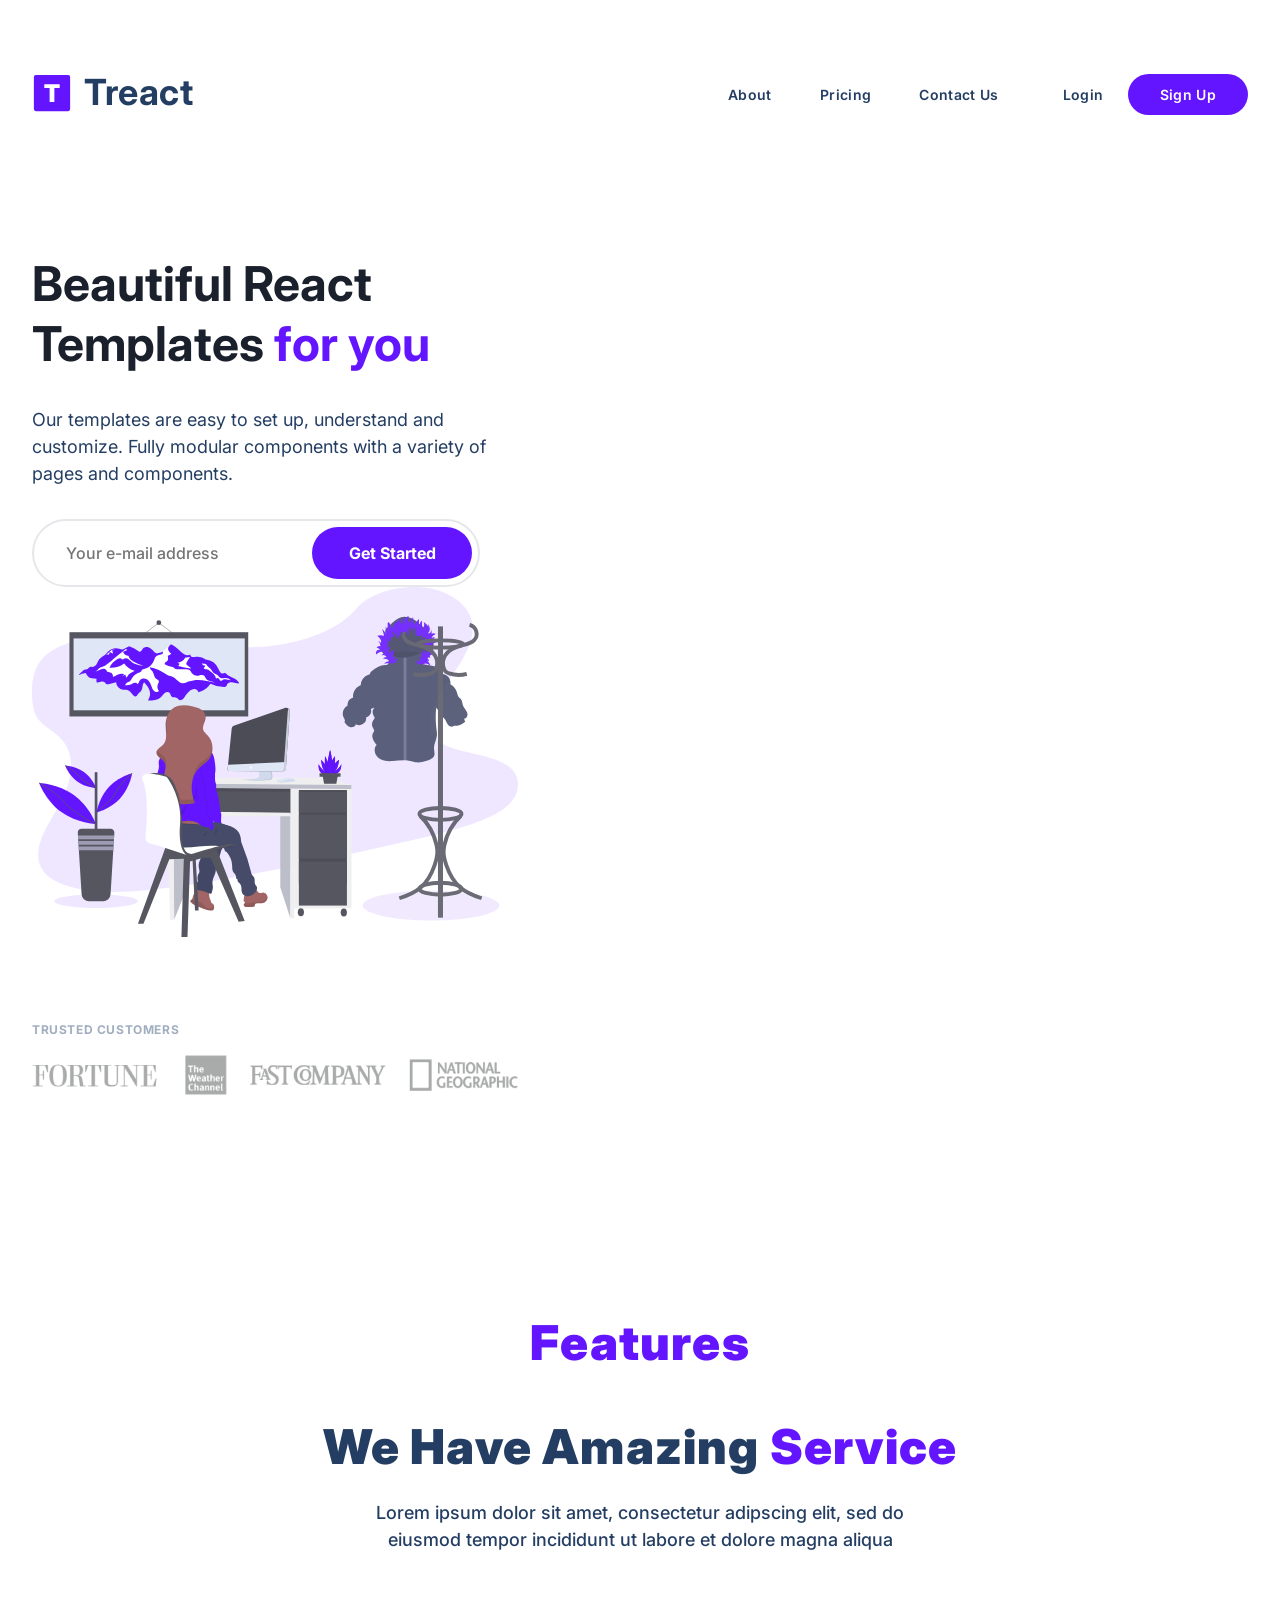
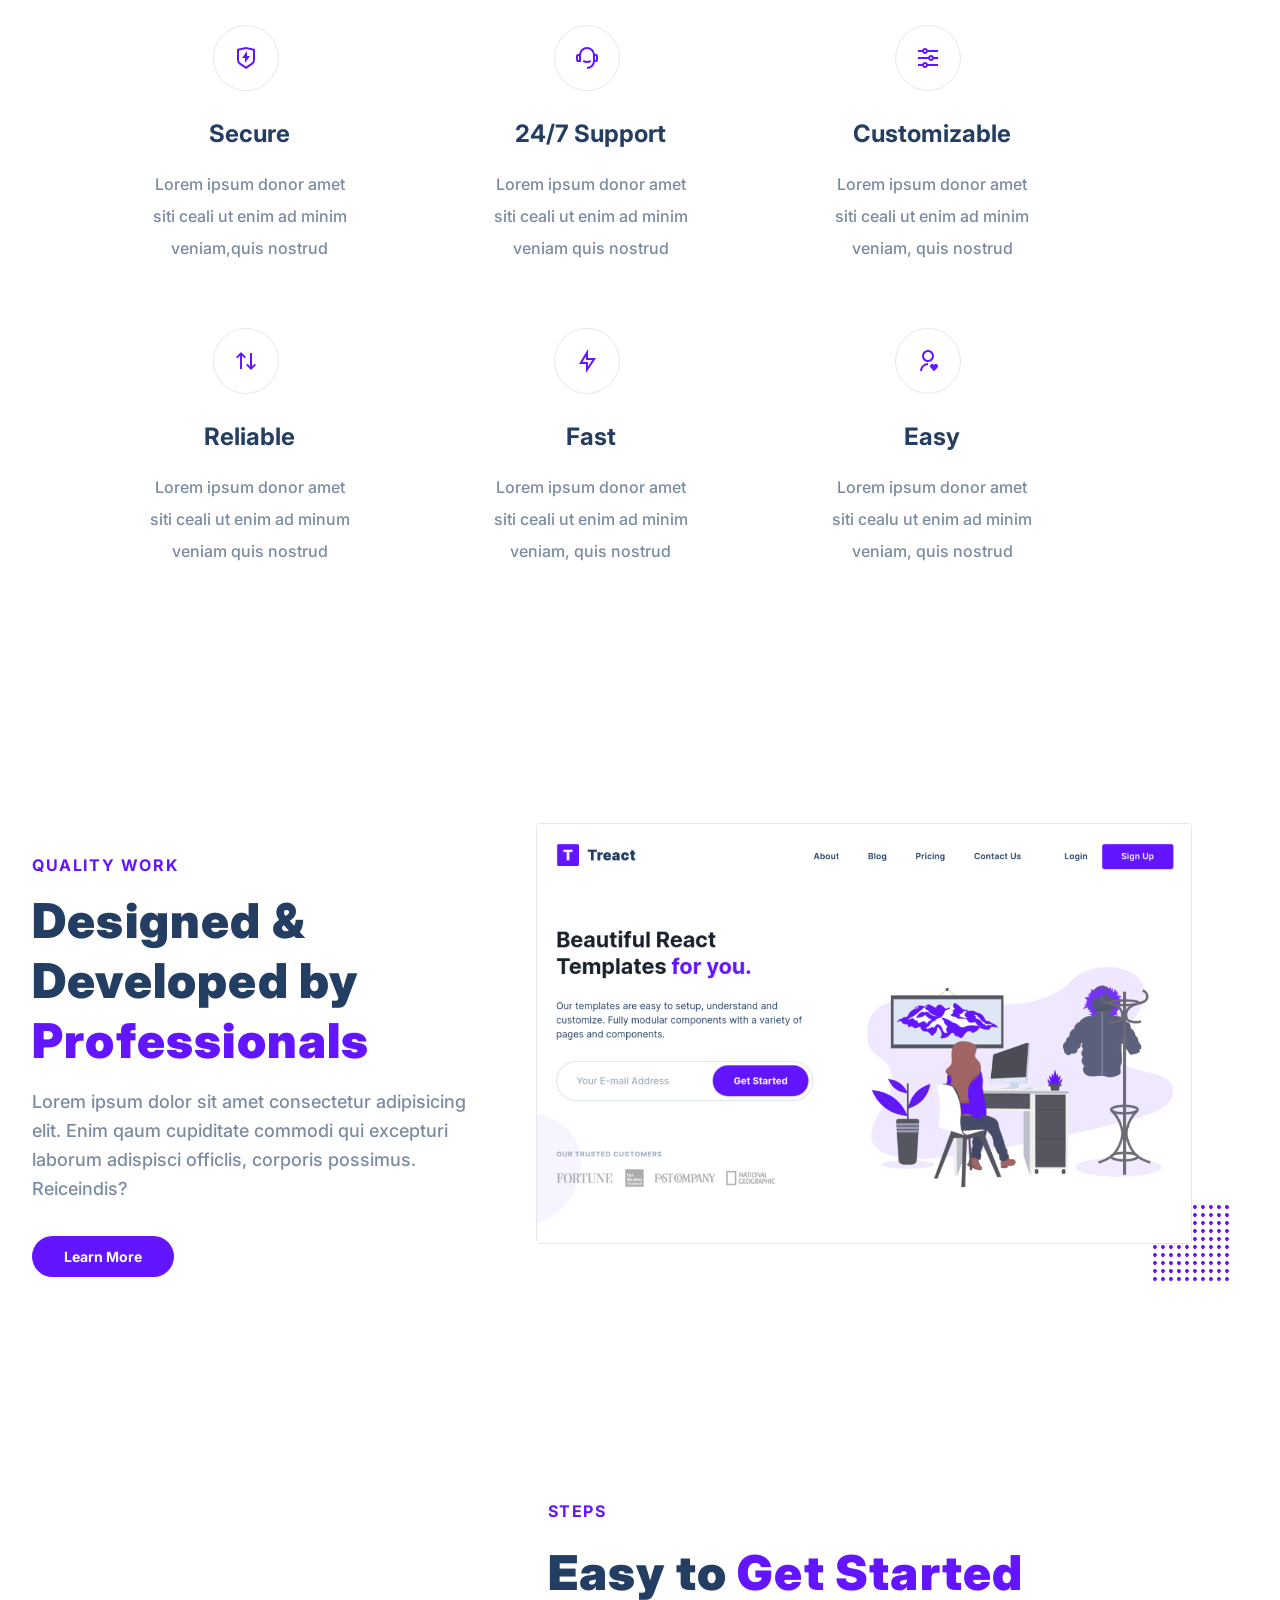
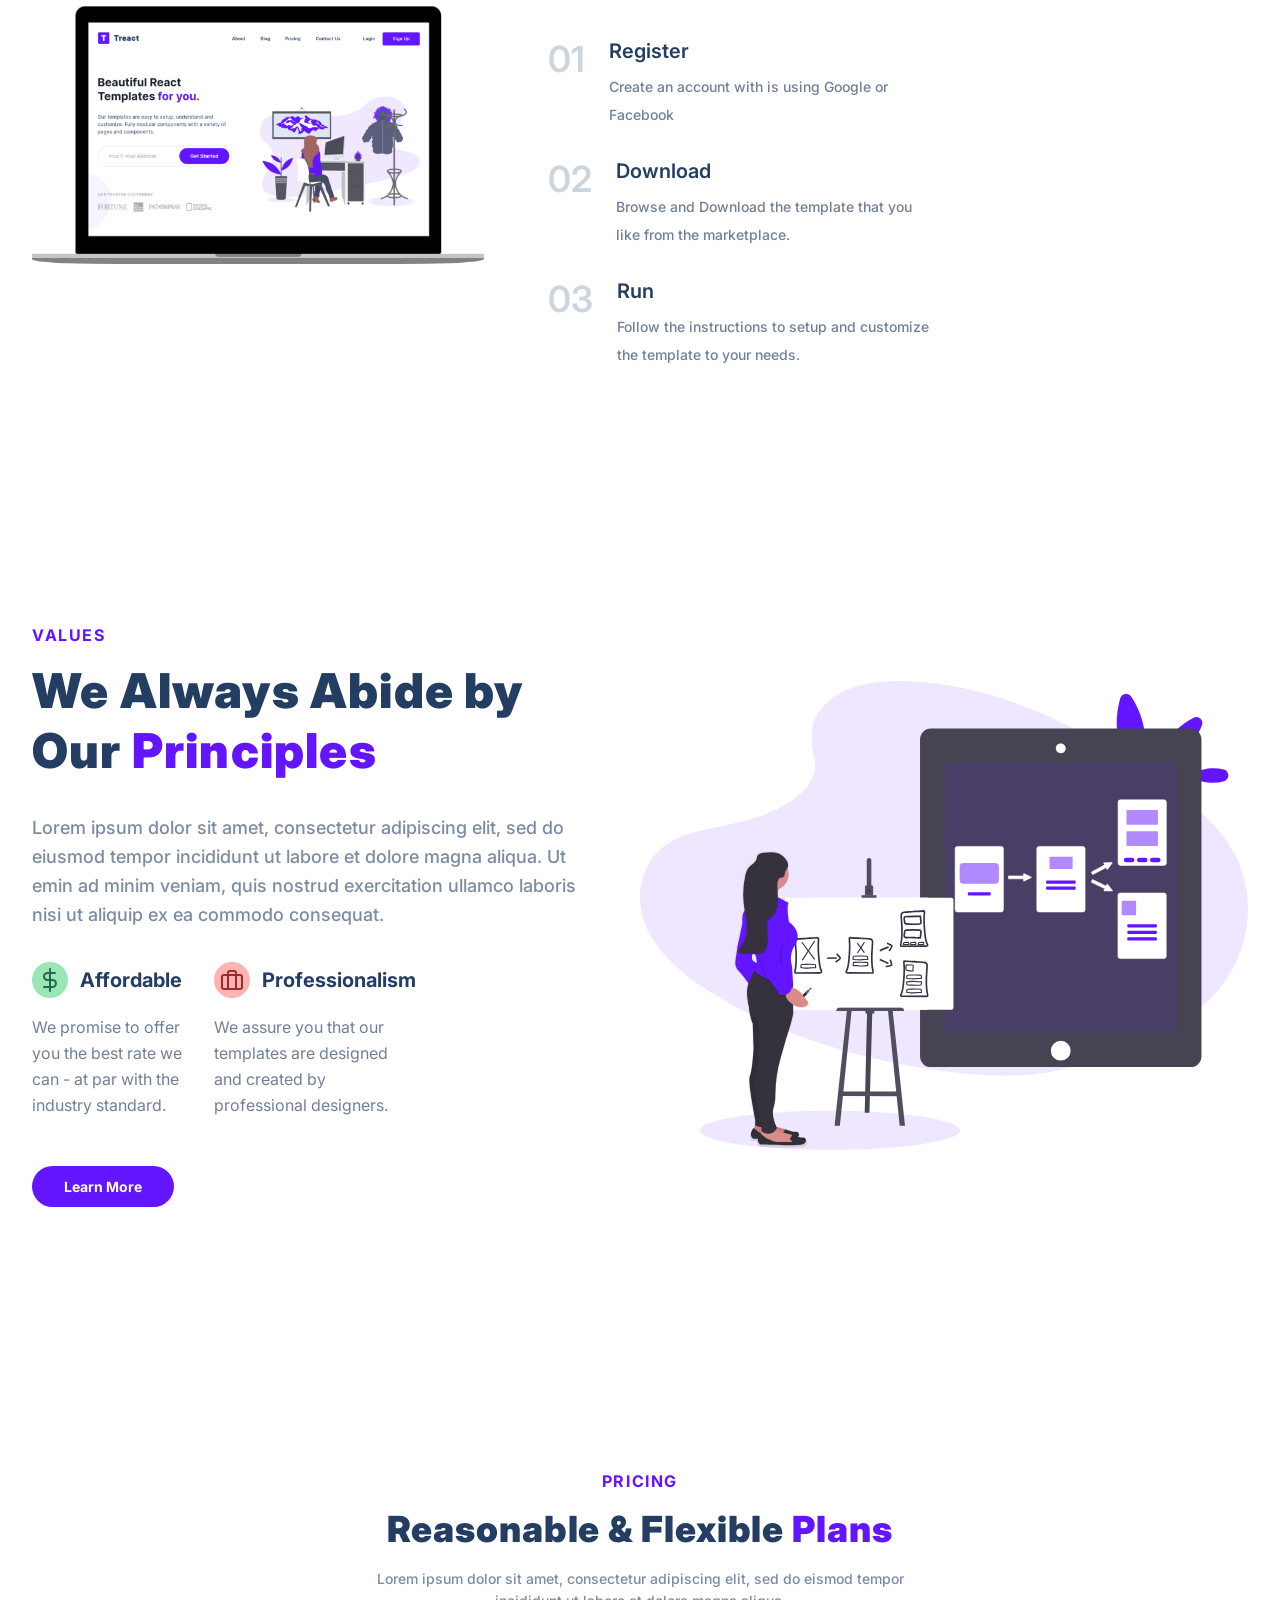
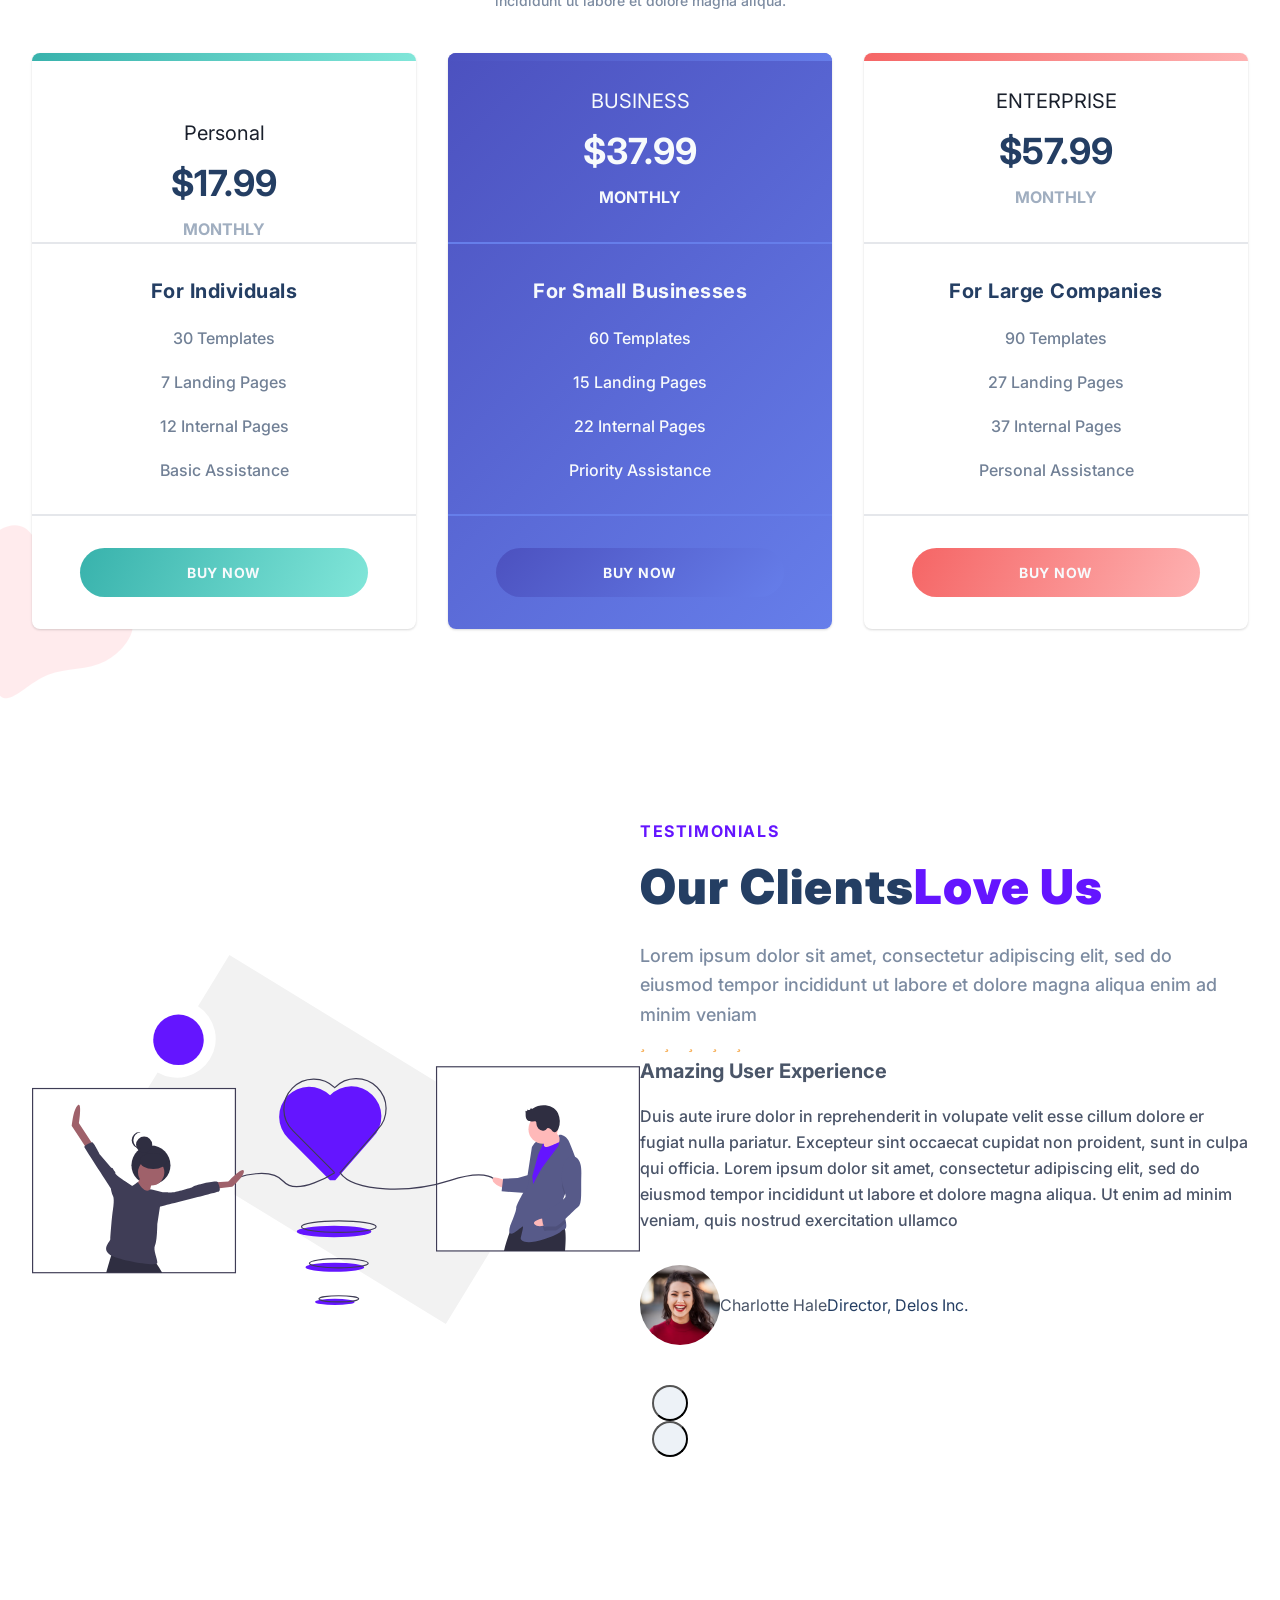
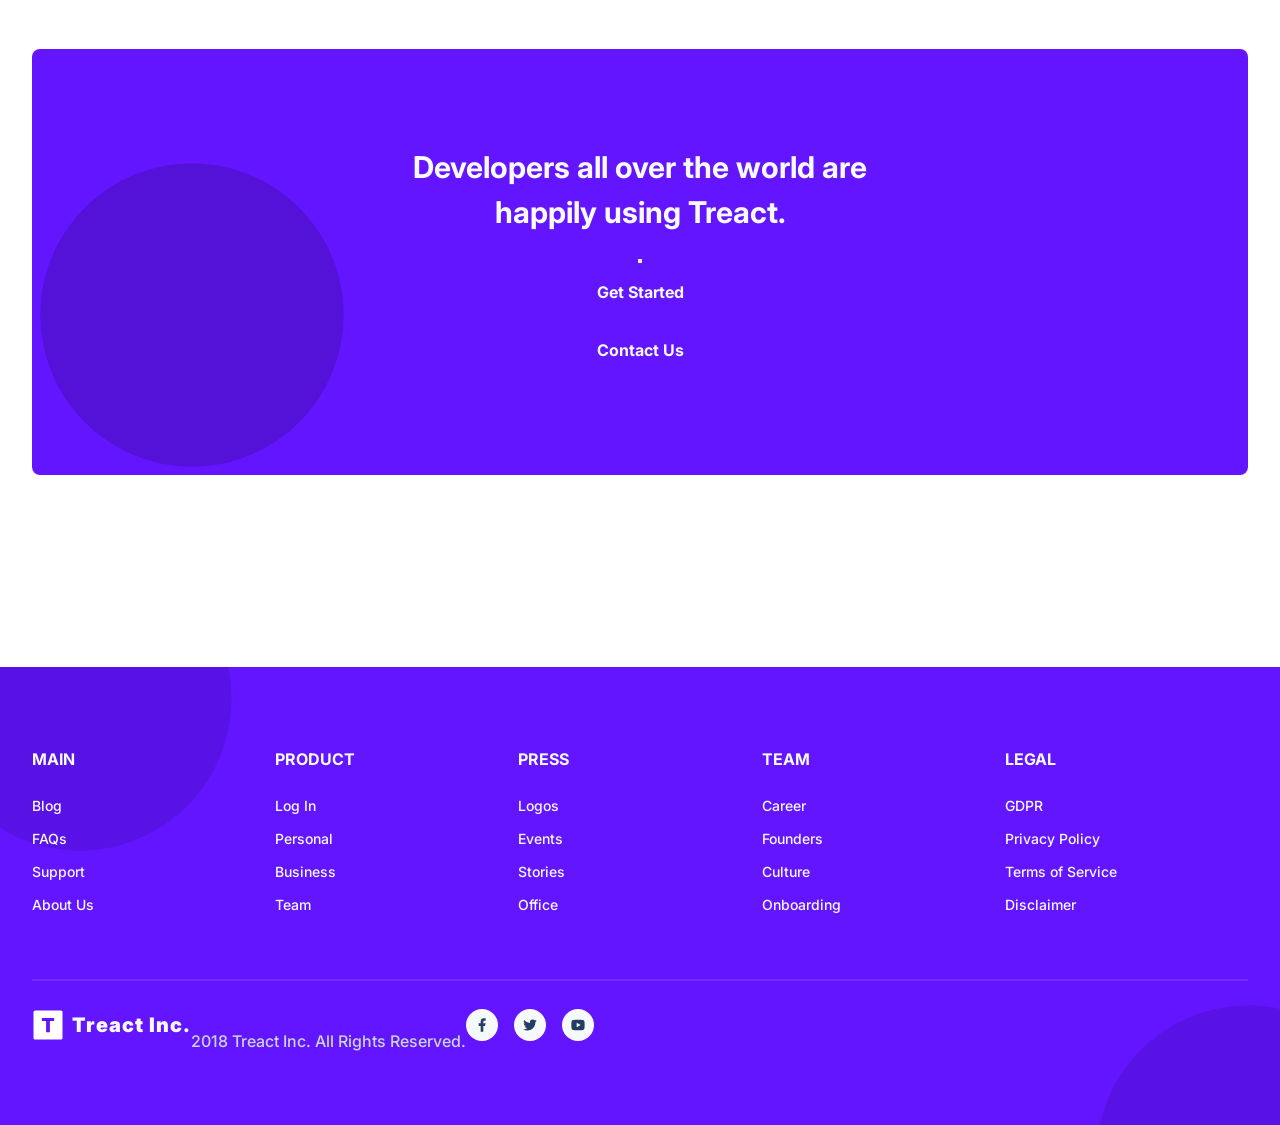
<file: index (1).html>
<!DOCTYPE html>
<html lang="en">

<head>
    <meta charset="UTF-8">
    <meta http-equiv="X-UA-Compatible" content="IE=edge">
    <meta name="viewport" content="width=device-width, initial-scale=1.0">
    <title>Document</title>
    <link rel="stylesheet" href="style.css">
    <link rel="stylesheet" href="https://pro.fontawesome.com/releases/v5.10.0/css/all.css"
        integrity="sha384-AYmEC3Yw5cVb3ZcuHtOA93w35dYTsvhLPVnYs9eStHfGJvOvKxVfELGroGkvsg+p" crossorigin="anonymous" />
    <script src="script.js"></script>
</head>

<body>
    <section id="landing">
        <nav>
            <div class="row nav__row">
                <div class="nav__logo">
                    <img class="nav__logo--img" src="./assets/logo.2c489fc453a1783cbadacf914efa3df6.svg" alt="Treact Logo">
                    <div class="nav__logo--title">
                        <h2>Treact</h2>
                    </div>
            </div>
            <div class="nav__links">
                    <a href="#"" class="nav__link">About</a>
                    <a href="#" 
                     class="nav__link">Pricing</a>
                    <a href="#" class="nav__link">Contact Us</a>
                    <a href="#" class="nav__link login">Login</a>
                    <a href="#" class="nav__link nav__link--primary">Sign Up</a>
                
                <button class="btn__menu" onclick="openMenu()">
                    <svg xmlns="http://www.w3.org/2000/svg" width="24" height="24" viewBox="0 0 24 24" fill="none"
                        stroke="currentColor" stroke-width="2" stroke-linecap="round" stroke-linejoin="round"
                        class="btn__menu--svg">
                        <line x1="3" y1="12" x2="21" y2="12"></line>
                        <line x1="3" y1="6" x2="21" y2="6"></line>
                        <line x1="3" y1="18" x2="21" y2="18"></line>
                    </svg>
                </button>
            </div>
        </nav>
        <div class="modal">
            <button class="btn__menu btn__menu--close" onclick="closeMenu()">
                <svg xmlns="http://www.w3.org/2000/svg" width="24" height="24" viewBox="0 0 24 24" fill="none"
                    stroke="currentColor" stroke-width="2" stroke-linecap="round" stroke-linejoin="round"
                    class="light___StyledCloseIcon-lj69nl-14 fASujC">
                    <line x1="18" y1="6" x2="6" y2="18"></line>
                    <line x1="6" y1="6" x2="18" y2="18"></line>
                </svg>
            </button>
            <div class="modal__links">
                <a class="modal__link">About</a>
                <a class="modal__link">Blog</a>
                <a class="modal__link">Pricing</a>
                <a class="modal__link">Contact Us</a>
                <a class="modal__link">Login</a>
                <a class="modal__link modal__link--primary">Sign Up</a>
            </div>
        </div>
        <header>
            <div class="container">
                <div class="row">
                    <div class="header__description">
                        <h1 class="header__title">Beautiful React Templates <span class="purple">for you</span></h1>
                        <p class="header__description--para"<p> Our templates are easy to set up, understand and customize. Fully modular components with a variety of pages and components.</p>
        <div class="header__email">
            <input type="text" class="header__email--input" placeholder="Your e-mail address">
            <button class="header__email--btn">Get Started</button>
        </div>
        <figure class="header__img--wrapper">
            <img src="./assets/design-illustration-2.6da6a00b20c07c4a9b65d1870679e1b8.svg" alt="" class="header__img"

</figure>
<p class="header__customers--title">
    TRUSTED CUSTOMERS
</p>
   <img src="./assets/customers-logo-strip.680ac7c2e8ae28161d2c.png" alt="" class="header__customers"                         
            </div>
        </header>
    </section>
    <main>
        <section id="features">
            <div class="container">
                <div class="row__narrow">
                    <h4 class="section__title"><span class="purple">Features</span></h4>
                    <h2 class="section__title">We Have Amazing <span class="purple">Service</span></h2>
                    <div class="section__para">
                    <p>Lorem ipsum dolor sit amet, consectetur adipscing elit, sed do eiusmod tempor incididunt ut labore et dolore magna aliqua </p>
                    </div>
                    <div class="features">
                        <div class="feature">
                          <div class="feature__row">
                            <figure class="feature__img--wrapper">
                                <img src="./assets/shield-icon.daefe14b320b14fbd9cbd18908ac93ec.svg" alt="" class="feature__img">
                                </figure>
                                <div class="feature__text">
                                    <h2 class="feature__title">Secure</h2>
                                    <p class="feature__para">Lorem ipsum donor amet siti ceali ut enim ad minim veniam,quis nostrud</p>
                                </div>
                          </div>  
                        </div>
                <div class="feature">
                <div class="feature__row">
                    <figure class="feature__img--wrapper">
                        <img src="./assets/support-icon.f9253ffa8cb6ffde5bbaa05eb5136375 (1).svg" alt="" class="feature__img">
                    </figure>
                    <div class="feature__text">
                        <h2 class="feature__title">24/7 Support</h2>
                        <p class="feature__para">Lorem ipsum donor amet siti ceali ut enim ad minim veniam quis nostrud</p>
                    </div>
                </div>    
                </div>
                <div class="feature">
                 <div class="feature__row">
                    <figure class="feature__img--wrapper">
                        <img src="./assets/customize-icon.367468c90fd796009b97fbfba67b2c6a.svg" alt="" class="feature__img">
                        </figure>
                        <div class="feature__text">
                            <h2 class="feature__title">Customizable</h2>
                            <p class="feature__para">Lorem ipsum donor amet siti ceali ut enim ad minim veniam, quis nostrud</p>
                        </div>
                    </div>   
                </div>
                <div class="feature">
                  <div class="feature__row">
                    <figure class="feature__img--wrapper">
                        <img src="./assets/reliable-icon.1367510a8f0a1bec76dc425d25f92f43.svg" alt="" class="feature__img">
                    </figure>
                    <div class="feature__text">
                        <h2 class="feature__title">Reliable</h2>
                        <p class="feature__para">Lorem ipsum donor amet siti ceali ut enim ad minum veniam quis nostrud</p>
                    </div>
                  </div> 
                  </div> 
                <div class="feature">
                    <div class="feature__row">
                        <figure class="feature__img--wrapper">
                            <img src="./assets/fast-icon.dbb971a73d4805d2fc3bcdacdb55beba.svg" alt="" class="feature__img">
                        </figure>
                        <div class="feature__text">
                            <h2 class="feature__title">Fast</h2>
                            <p class="feature__para"> Lorem ipsum donor amet siti ceali ut enim ad minim veniam, quis nostrud</p>
                        </div>
                    </div>
                    </div>
                    <div class="feature">
                    <div class="feature__row">
                        <figure class="feature__img--wrapper">
                            <img src="./assets/simple-icon.673b7e1750b2a4ef32907fc164828d00.svg" alt="" class="feature__img">
                        </figure>
                        <div class="feature__text">
                            <h2 class="feature__title">Easy</h2>
                            <p class="feature__para">Lorem ipsum donor amet siti cealu ut enim ad minim veniam, quis nostrud</p>
                        </div>
                    </div>
                
            </div>
        </section>
        <section id="quality">
            <div class="container">
                <div class="row">
                <div class="quality__description">
                    <div class="section__tag">QUALITY WORK</div>
                    <h2 class="section__title">Designed & Developed by <span class="purple">Professionals</span></h2>
                    <p class="section__para">Lorem ipsum dolor sit amet consectetur adipisicing elit. Enim qaum cupiditate commodi qui excepturi laborum adispisci officlis, corporis possimus. Reiceindis?</p>
                    <button class="btn">Learn More</button>
                </div>
                <figure class="quality__img--wrapper">
                    <img src="./assets/hero-screenshot-1.40a097b525c2f8c9808e.png" class="quality__img"
                    <svg viewBox="0 0 1280 1280" class="quality__grid"><svg viewBox="0 0 1280 1280" class="quality__grid">
                <path d="M55 33.5C44.5 37 35 47.6 32.8 58.3c-4.3 20.6 16.3 41.2 36.9 36.9 15.5-3.2 27.5-19 26-33.9-1.1-10.5-9-21.3-19-26.2-6.1-2.9-15.5-3.6-21.7-1.6zM183 33.5c-15.1 5-25.3 21.6-22.2 36.2 2.5 11.9 13.6 23 25.4 25.5 19.4 4.1 39.5-14.2 37.5-33.9-1.1-10.5-9-21.3-19-26.2-6.1-2.9-15.5-3.6-21.7-1.6zM311 33.5c-10.5 3.5-20 14.1-22.2 24.8-4.3 20.6 16.3 41.2 36.9 36.9 15.5-3.2 27.5-19 26-33.9-1.1-10.5-9-21.3-19-26.2-6.1-2.9-15.5-3.6-21.7-1.6zM439 33.5c-10.5 3.5-20 14.1-22.2 24.8-4.3 20.6 16.3 41.2 36.9 36.9 15.5-3.2 27.5-19 26-33.9-1.1-10.5-9-21.3-19-26.2-6.1-2.9-15.5-3.6-21.7-1.6zM567 33.5c-10.5 3.5-20 14.1-22.2 24.8-4.3 20.6 16.3 41.2 36.9 36.9 15.5-3.2 27.5-19 26-33.9-1.1-10.5-9-21.3-19-26.2-6.1-2.9-15.5-3.6-21.7-1.6zM695 33.5c-10.5 3.5-20 14.1-22.2 24.8-4.3 20.6 16.3 41.2 36.9 36.9 15.5-3.2 27.5-19 26-33.9-1.1-10.5-9-21.3-19-26.2-6.1-2.9-15.5-3.6-21.7-1.6zM823 33.5c-10.5 3.5-20 14.1-22.2 24.8-4.3 20.6 16.3 41.2 36.9 36.9 15.5-3.2 27.5-19 26-33.9-1.1-10.5-9-21.3-19-26.2-6.1-2.9-15.5-3.6-21.7-1.6zM951 33.5c-10.5 3.5-20 14.1-22.2 24.8-4.3 20.6 16.3 41.2 36.9 36.9 15.5-3.2 27.5-19 26-33.9-1.1-10.5-9-21.3-19-26.2-6.1-2.9-15.5-3.6-21.7-1.6zM1079 33.5c-10.5 3.5-20 14.1-22.2 24.8-2.5 11.7 3.2 24.4 14.2 31.9 10.7 7.4 22.9 7.5 33.7.3 17.7-11.8 20.1-33.8 5.3-48.5-8.5-8.6-20.7-11.9-31-8.5zM1207 33.5c-10.5 3.5-20 14.1-22.2 24.8-2.5 11.7 3.2 24.4 14.2 31.9 10.7 7.4 22.9 7.5 33.7.3 17.7-11.8 20.1-33.8 5.3-48.5-8.5-8.6-20.7-11.9-31-8.5zM55 161.5c-10.5 3.5-20 14.1-22.2 24.8-4.3 20.6 16.3 41.2 36.9 36.9 15.5-3.2 27.5-19 26-33.9-1.1-10.5-9-21.3-19-26.2-6.1-2.9-15.5-3.6-21.7-1.6zM183 161.5c-15.1 5-25.3 21.6-22.2 36.2 2.5 11.9 13.6 23 25.4 25.5 19.4 4.1 39.5-14.2 37.5-33.9-1.1-10.5-9-21.3-19-26.2-6.1-2.9-15.5-3.6-21.7-1.6zM311 161.5c-10.5 3.5-20 14.1-22.2 24.8-4.3 20.6 16.3 41.2 36.9 36.9 15.5-3.2 27.5-19 26-33.9-1.1-10.5-9-21.3-19-26.2-6.1-2.9-15.5-3.6-21.7-1.6zM439 161.5c-10.5 3.5-20 14.1-22.2 24.8-4.3 20.6 16.3 41.2 36.9 36.9 15.5-3.2 27.5-19 26-33.9-1.1-10.5-9-21.3-19-26.2-6.1-2.9-15.5-3.6-21.7-1.6zM567 161.5c-10.5 3.5-20 14.1-22.2 24.8-4.3 20.6 16.3 41.2 36.9 36.9 15.5-3.2 27.5-19 26-33.9-1.1-10.5-9-21.3-19-26.2-6.1-2.9-15.5-3.6-21.7-1.6zM695 161.5c-10.5 3.5-20 14.1-22.2 24.8-4.3 20.6 16.3 41.2 36.9 36.9 15.5-3.2 27.5-19 26-33.9-1.1-10.5-9-21.3-19-26.2-6.1-2.9-15.5-3.6-21.7-1.6zM823 161.5c-10.5 3.5-20 14.1-22.2 24.8-4.3 20.6 16.3 41.2 36.9 36.9 15.5-3.2 27.5-19 26-33.9-1.1-10.5-9-21.3-19-26.2-6.1-2.9-15.5-3.6-21.7-1.6zM951 161.5c-10.5 3.5-20 14.1-22.2 24.8-4.3 20.6 16.3 41.2 36.9 36.9 15.5-3.2 27.5-19 26-33.9-1.1-10.5-9-21.3-19-26.2-6.1-2.9-15.5-3.6-21.7-1.6zM1079 161.5c-10.5 3.5-20 14.1-22.2 24.8-2.5 11.7 3.2 24.4 14.2 31.9 10.7 7.4 22.9 7.5 33.7.3 17.7-11.8 20.1-33.8 5.3-48.5-8.5-8.6-20.7-11.9-31-8.5zM1207 161.5c-10.5 3.5-20 14.1-22.2 24.8-2.5 11.7 3.2 24.4 14.2 31.9 10.7 7.4 22.9 7.5 33.7.3 17.7-11.8 20.1-33.8 5.3-48.5-8.5-8.6-20.7-11.9-31-8.5zM55 289.5c-10.5 3.5-20 14.1-22.2 24.8-4.3 20.6 16.3 41.2 36.9 36.9 15.5-3.2 27.5-19 26-33.9-1.1-10.5-9-21.3-19-26.2-6.1-2.9-15.5-3.6-21.7-1.6zM183 289.5c-10.5 3.5-20 14.1-22.2 24.8-4.3 20.6 16.3 41.2 36.9 36.9 15.5-3.2 27.5-19 26-33.9-1.1-10.5-9-21.3-19-26.2-6.1-2.9-15.5-3.6-21.7-1.6zM311 289.5c-10.5 3.5-20 14.1-22.2 24.8-4.3 20.6 16.3 41.2 36.9 36.9 15.5-3.2 27.5-19 26-33.9-1.1-10.5-9-21.3-19-26.2-6.1-2.9-15.5-3.6-21.7-1.6zM439 289.5c-10.5 3.5-20 14.1-22.2 24.8-4.3 20.6 16.3 41.2 36.9 36.9 15.5-3.2 27.5-19 26-33.9-1.1-10.5-9-21.3-19-26.2-6.1-2.9-15.5-3.6-21.7-1.6zM567 289.5c-10.5 3.5-20 14.1-22.2 24.8-4.3 20.6 16.3 41.2 36.9 36.9 15.5-3.2 27.5-19 26-33.9-1.1-10.5-9-21.3-19-26.2-6.1-2.9-15.5-3.6-21.7-1.6zM695 289.5c-10.5 3.5-20 14.1-22.2 24.8-4.3 20.6 16.3 41.2 36.9 36.9 15.5-3.2 27.5-19 26-33.9-1.1-10.5-9-21.3-19-26.2-6.1-2.9-15.5-3.6-21.7-1.6zM823 289.5c-10.5 3.5-20 14.1-22.2 24.8-4.3 20.6 16.3 41.2 36.9 36.9 15.5-3.2 27.5-19 26-33.9-1.1-10.5-9-21.3-19-26.2-6.1-2.9-15.5-3.6-21.7-1.6zM951 289.5c-10.5 3.5-20 14.1-22.2 24.8-4.3 20.6 16.3 41.2 36.9 36.9 15.5-3.2 27.5-19 26-33.9-1.1-10.5-9-21.3-19-26.2-6.1-2.9-15.5-3.6-21.7-1.6zM1079 289.5c-10.5 3.5-20 14.1-22.2 24.8-4.3 20.6 16.3 41.2 36.9 36.9 15.5-3.2 27.5-19 26-33.9-1.1-10.5-9-21.3-19-26.2-6.1-2.9-15.5-3.6-21.7-1.6zM1207 289.5c-10.5 3.5-20 14.1-22.2 24.8-4.3 20.6 16.3 41.2 36.9 36.9 15.5-3.2 27.5-19 26-33.9-1.1-10.5-9-21.3-19-26.2-6.1-2.9-15.5-3.6-21.7-1.6zM55 417.5c-10.5 3.5-20 14.1-22.2 24.8-4.3 20.6 16.3 41.2 36.9 36.9 15.5-3.2 27.5-19 26-33.9-1.1-10.5-9-21.3-19-26.2-6.1-2.9-15.5-3.6-21.7-1.6zM183 417.5c-10.5 3.5-20 14.1-22.2 24.8-4.3 20.6 16.3 41.2 36.9 36.9 15.5-3.2 27.5-19 26-33.9-1.1-10.5-9-21.3-19-26.2-6.1-2.9-15.5-3.6-21.7-1.6zM311 417.5c-10.5 3.5-20 14.1-22.2 24.8-4.3 20.6 16.3 41.2 36.9 36.9 15.5-3.2 27.5-19 26-33.9-1.1-10.5-9-21.3-19-26.2-6.1-2.9-15.5-3.6-21.7-1.6zM439 417.5c-10.5 3.5-20 14.1-22.2 24.8-4.3 20.6 16.3 41.2 36.9 36.9 15.5-3.2 27.5-19 26-33.9-1.1-10.5-9-21.3-19-26.2-6.1-2.9-15.5-3.6-21.7-1.6zM567 417.5c-10.5 3.5-20 14.1-22.2 24.8-4.3 20.6 16.3 41.2 36.9 36.9 15.5-3.2 27.5-19 26-33.9-1.1-10.5-9-21.3-19-26.2-6.1-2.9-15.5-3.6-21.7-1.6zM695 417.5c-10.5 3.5-20 14.1-22.2 24.8-4.3 20.6 16.3 41.2 36.9 36.9 15.5-3.2 27.5-19 26-33.9-1.1-10.5-9-21.3-19-26.2-6.1-2.9-15.5-3.6-21.7-1.6zM823 417.5c-10.5 3.5-20 14.1-22.2 24.8-4.3 20.6 16.3 41.2 36.9 36.9 15.5-3.2 27.5-19 26-33.9-1.1-10.5-9-21.3-19-26.2-6.1-2.9-15.5-3.6-21.7-1.6zM951 417.5c-10.5 3.5-20 14.1-22.2 24.8-4.3 20.6 16.3 41.2 36.9 36.9 15.5-3.2 27.5-19 26-33.9-1.1-10.5-9-21.3-19-26.2-6.1-2.9-15.5-3.6-21.7-1.6zM1079 417.5c-10.5 3.5-20 14.1-22.2 24.8-4.3 20.6 16.3 41.2 36.9 36.9 15.5-3.2 27.5-19 26-33.9-1.1-10.5-9-21.3-19-26.2-6.1-2.9-15.5-3.6-21.7-1.6zM1207 417.5c-10.5 3.5-20 14.1-22.2 24.8-4.3 20.6 16.3 41.2 36.9 36.9 15.5-3.2 27.5-19 26-33.9-1.1-10.5-9-21.3-19-26.2-6.1-2.9-15.5-3.6-21.7-1.6zM55 545.5c-10.5 3.5-20 14.1-22.2 24.8-4.3 20.6 16.3 41.2 36.9 36.9 15.5-3.2 27.5-19 26-33.9-1.1-10.5-9-21.3-19-26.2-6.1-2.9-15.5-3.6-21.7-1.6zM183 545.5c-10.5 3.5-20 14.1-22.2 24.8-4.3 20.6 16.3 41.2 36.9 36.9 15.5-3.2 27.5-19 26-33.9-1.1-10.5-9-21.3-19-26.2-6.1-2.9-15.5-3.6-21.7-1.6zM311 545.5c-10.5 3.5-20 14.1-22.2 24.8-4.3 20.6 16.3 41.2 36.9 36.9 15.5-3.2 27.5-19 26-33.9-1.1-10.5-9-21.3-19-26.2-6.1-2.9-15.5-3.6-21.7-1.6zM439 545.5c-10.5 3.5-20 14.1-22.2 24.8-4.3 20.6 16.3 41.2 36.9 36.9 15.5-3.2 27.5-19 26-33.9-1.1-10.5-9-21.3-19-26.2-6.1-2.9-15.5-3.6-21.7-1.6zM567 545.5c-10.5 3.5-20 14.1-22.2 24.8-4.3 20.6 16.3 41.2 36.9 36.9 15.5-3.2 27.5-19 26-33.9-1.1-10.5-9-21.3-19-26.2-6.1-2.9-15.5-3.6-21.7-1.6zM695 545.5c-10.5 3.5-20 14.1-22.2 24.8-4.3 20.6 16.3 41.2 36.9 36.9 15.5-3.2 27.5-19 26-33.9-1.1-10.5-9-21.3-19-26.2-6.1-2.9-15.5-3.6-21.7-1.6zM823 545.5c-10.5 3.5-20 14.1-22.2 24.8-4.3 20.6 16.3 41.2 36.9 36.9 15.5-3.2 27.5-19 26-33.9-1.1-10.5-9-21.3-19-26.2-6.1-2.9-15.5-3.6-21.7-1.6zM951 545.5c-10.5 3.5-20 14.1-22.2 24.8-4.3 20.6 16.3 41.2 36.9 36.9 15.5-3.2 27.5-19 26-33.9-1.1-10.5-9-21.3-19-26.2-6.1-2.9-15.5-3.6-21.7-1.6zM1079 545.5c-10.5 3.5-20 14.1-22.2 24.8-4.3 20.6 16.3 41.2 36.9 36.9 15.5-3.2 27.5-19 26-33.9-1.1-10.5-9-21.3-19-26.2-6.1-2.9-15.5-3.6-21.7-1.6zM1207 545.5c-10.5 3.5-20 14.1-22.2 24.8-4.3 20.6 16.3 41.2 36.9 36.9 15.5-3.2 27.5-19 26-33.9-1.1-10.5-9-21.3-19-26.2-6.1-2.9-15.5-3.6-21.7-1.6zM55 673.5c-10.5 3.5-20 14.1-22.2 24.8-4.3 20.6 16.3 41.2 36.9 36.9 15.5-3.2 27.5-19 26-33.9-1.1-10.5-9-21.3-19-26.2-6.1-2.9-15.5-3.6-21.7-1.6zM183 673.5c-10.5 3.5-20 14.1-22.2 24.8-4.3 20.6 16.3 41.2 36.9 36.9 15.5-3.2 27.5-19 26-33.9-1.1-10.5-9-21.3-19-26.2-6.1-2.9-15.5-3.6-21.7-1.6zM311 673.5c-10.5 3.5-20 14.1-22.2 24.8-4.3 20.6 16.3 41.2 36.9 36.9 15.5-3.2 27.5-19 26-33.9-1.1-10.5-9-21.3-19-26.2-6.1-2.9-15.5-3.6-21.7-1.6zM439 673.5c-10.5 3.5-20 14.1-22.2 24.8-4.3 20.6 16.3 41.2 36.9 36.9 15.5-3.2 27.5-19 26-33.9-1.1-10.5-9-21.3-19-26.2-6.1-2.9-15.5-3.6-21.7-1.6zM567 673.5c-10.5 3.5-20 14.1-22.2 24.8-4.3 20.6 16.3 41.2 36.9 36.9 15.5-3.2 27.5-19 26-33.9-1.1-10.5-9-21.3-19-26.2-6.1-2.9-15.5-3.6-21.7-1.6zM695 673.5c-10.5 3.5-20 14.1-22.2 24.8-4.3 20.6 16.3 41.2 36.9 36.9 15.5-3.2 27.5-19 26-33.9-1.1-10.5-9-21.3-19-26.2-6.1-2.9-15.5-3.6-21.7-1.6zM823 673.5c-10.5 3.5-20 14.1-22.2 24.8-4.3 20.6 16.3 41.2 36.9 36.9 15.5-3.2 27.5-19 26-33.9-1.1-10.5-9-21.3-19-26.2-6.1-2.9-15.5-3.6-21.7-1.6zM951 673.5c-10.5 3.5-20 14.1-22.2 24.8-4.3 20.6 16.3 41.2 36.9 36.9 15.5-3.2 27.5-19 26-33.9-1.1-10.5-9-21.3-19-26.2-6.1-2.9-15.5-3.6-21.7-1.6zM1079 673.5c-10.5 3.5-20 14.1-22.2 24.8-4.3 20.6 16.3 41.2 36.9 36.9 15.5-3.2 27.5-19 26-33.9-1.1-10.5-9-21.3-19-26.2-6.1-2.9-15.5-3.6-21.7-1.6zM1207 673.5c-10.5 3.5-20 14.1-22.2 24.8-4.3 20.6 16.3 41.2 36.9 36.9 15.5-3.2 27.5-19 26-33.9-1.1-10.5-9-21.3-19-26.2-6.1-2.9-15.5-3.6-21.7-1.6zM55 801.5c-10.5 3.5-20 14.1-22.2 24.8-4.3 20.6 16.3 41.2 36.9 36.9 15.5-3.2 27.5-19 26-33.9-1.1-10.5-9-21.3-19-26.2-6.1-2.9-15.5-3.6-21.7-1.6zM183 801.5c-10.5 3.5-20 14.1-22.2 24.8-4.3 20.6 16.3 41.2 36.9 36.9 15.5-3.2 27.5-19 26-33.9-1.1-10.5-9-21.3-19-26.2-6.1-2.9-15.5-3.6-21.7-1.6zM311 801.5c-10.5 3.5-20 14.1-22.2 24.8-2.5 11.7 3.2 24.4 14.2 31.9 10.7 7.4 22.9 7.5 33.7.3 17.7-11.8 20.1-33.8 5.3-48.5-8.5-8.6-20.7-11.9-31-8.5zM439 801.5c-10.5 3.5-20 14.1-22.2 24.8-2.5 11.7 3.2 24.4 14.2 31.9 10.7 7.4 22.9 7.5 33.7.3 17.7-11.8 20.1-33.8 5.3-48.5-8.5-8.6-20.7-11.9-31-8.5zM567 801.5c-15.1 5-25.3 21.6-22.2 36.2 2.5 11.9 13.6 23 25.5 25.5 19.3 4.1 39.4-14.2 37.4-33.9-1.1-10.5-9-21.3-19-26.2-6.1-2.9-15.5-3.6-21.7-1.6zM695 801.5c-15.1 5-25.3 21.6-22.2 36.2 2.5 11.9 13.6 23 25.5 25.5 19.3 4.1 39.4-14.2 37.4-33.9-1.1-10.5-9-21.3-19-26.2-6.1-2.9-15.5-3.6-21.7-1.6zM823 801.5c-15.1 5-25.3 21.6-22.2 36.2 2.5 11.9 13.6 23 25.5 25.5 19.3 4.1 39.4-14.2 37.4-33.9-1.1-10.5-9-21.3-19-26.2-6.1-2.9-15.5-3.6-21.7-1.6zM951 801.5c-15.1 5-25.3 21.6-22.2 36.2 2.5 11.9 13.6 23 25.5 25.5 19.3 4.1 39.4-14.2 37.4-33.9-1.1-10.5-9-21.3-19-26.2-6.1-2.9-15.5-3.6-21.7-1.6zM1079 801.5c-10.5 3.5-20 14.1-22.2 24.8-4.3 20.6 16.3 41.2 36.9 36.9 15.5-3.2 27.5-19 26-33.9-1.1-10.5-9-21.3-19-26.2-6.1-2.9-15.5-3.6-21.7-1.6zM1207 801.5c-10.5 3.5-20 14.1-22.2 24.8-4.3 20.6 16.3 41.2 36.9 36.9 15.5-3.2 27.5-19 26-33.9-1.1-10.5-9-21.3-19-26.2-6.1-2.9-15.5-3.6-21.7-1.6zM55 929.5c-10.5 3.5-20 14.1-22.2 24.8-4.3 20.6 16.3 41.2 36.9 36.9 15.5-3.2 27.5-19 26-33.9-1.1-10.5-9-21.3-19-26.2-6.1-2.9-15.5-3.6-21.7-1.6zM183 929.5c-10.5 3.5-20 14.1-22.2 24.8-4.3 20.6 16.3 41.2 36.9 36.9 15.5-3.2 27.5-19 26-33.9-1.1-10.5-9-21.3-19-26.2-6.1-2.9-15.5-3.6-21.7-1.6zM311 929.5c-10.5 3.5-20 14.1-22.2 24.8-2.5 11.7 3.2 24.4 14.2 31.9 10.7 7.4 22.9 7.5 33.7.3 17.7-11.8 20.1-33.8 5.3-48.5-8.5-8.6-20.7-11.9-31-8.5zM439 929.5c-10.5 3.5-20 14.1-22.2 24.8-2.5 11.7 3.2 24.4 14.2 31.9 10.7 7.4 22.9 7.5 33.7.3 17.7-11.8 20.1-33.8 5.3-48.5-8.5-8.6-20.7-11.9-31-8.5zM567 929.5c-15.1 5-25.3 21.6-22.2 36.2 2.5 11.9 13.6 23 25.5 25.5 19.3 4.1 39.4-14.2 37.4-33.9-1.1-10.5-9-21.3-19-26.2-6.1-2.9-15.5-3.6-21.7-1.6zM695 929.5c-15.1 5-25.3 21.6-22.2 36.2 2.5 11.9 13.6 23 25.5 25.5 19.3 4.1 39.4-14.2 37.4-33.9-1.1-10.5-9-21.3-19-26.2-6.1-2.9-15.5-3.6-21.7-1.6zM823 929.5c-15.1 5-25.3 21.6-22.2 36.2 2.5 11.9 13.6 23 25.5 25.5 19.3 4.1 39.4-14.2 37.4-33.9-1.1-10.5-9-21.3-19-26.2-6.1-2.9-15.5-3.6-21.7-1.6zM951 929.5c-15.1 5-25.3 21.6-22.2 36.2 2.5 11.9 13.6 23 25.5 25.5 19.3 4.1 39.4-14.2 37.4-33.9-1.1-10.5-9-21.3-19-26.2-6.1-2.9-15.5-3.6-21.7-1.6zM1079 929.5c-10.5 3.5-20 14.1-22.2 24.8-4.3 20.6 16.3 41.2 36.9 36.9 15.5-3.2 27.5-19 26-33.9-1.1-10.5-9-21.3-19-26.2-6.1-2.9-15.5-3.6-21.7-1.6zM1207 929.5c-10.5 3.5-20 14.1-22.2 24.8-4.3 20.6 16.3 41.2 36.9 36.9 15.5-3.2 27.5-19 26-33.9-1.1-10.5-9-21.3-19-26.2-6.1-2.9-15.5-3.6-21.7-1.6zM55 1057.5c-10.5 3.5-20 14.1-22.2 24.8-4.3 20.6 16.3 41.2 36.9 36.9 15.5-3.2 27.5-19 26-33.9-1.1-10.5-9-21.3-19-26.2-6.1-2.9-15.5-3.6-21.7-1.6zM183 1057.5c-10.5 3.5-20 14.1-22.2 24.8-4.3 20.6 16.3 41.2 36.9 36.9 15.5-3.2 27.5-19 26-33.9-1.1-10.5-9-21.3-19-26.2-6.1-2.9-15.5-3.6-21.7-1.6zM311 1057.5c-10.5 3.5-20 14.1-22.2 24.8-2.5 11.7 3.2 24.4 14.2 31.9 10.7 7.4 22.9 7.5 33.7.3 17.7-11.8 20.1-33.8 5.3-48.5-8.5-8.6-20.7-11.9-31-8.5zM439 1057.5c-10.5 3.5-20 14.1-22.2 24.8-2.5 11.7 3.2 24.4 14.2 31.9 10.7 7.4 22.9 7.5 33.7.3 17.7-11.8 20.1-33.8 5.3-48.5-8.5-8.6-20.7-11.9-31-8.5zM567 1057.5c-10.5 3.5-20 14.1-22.2 24.8-4.3 20.6 16.3 41.2 36.9 36.9 15.5-3.2 27.5-19 26-33.9-1.1-10.5-9-21.3-19-26.2-6.1-2.9-15.5-3.6-21.7-1.6zM695 1057.5c-10.5 3.5-20 14.1-22.2 24.8-4.3 20.6 16.3 41.2 36.9 36.9 15.5-3.2 27.5-19 26-33.9-1.1-10.5-9-21.3-19-26.2-6.1-2.9-15.5-3.6-21.7-1.6zM823 1057.5c-10.5 3.5-20 14.1-22.2 24.8-4.3 20.6 16.3 41.2 36.9 36.9 15.5-3.2 27.5-19 26-33.9-1.1-10.5-9-21.3-19-26.2-6.1-2.9-15.5-3.6-21.7-1.6zM951 1057.5c-10.5 3.5-20 14.1-22.2 24.8-4.3 20.6 16.3 41.2 36.9 36.9 15.5-3.2 27.5-19 26-33.9-1.1-10.5-9-21.3-19-26.2-6.1-2.9-15.5-3.6-21.7-1.6zM1079 1057.5c-10.5 3.5-20 14.1-22.2 24.8-4.3 20.6 16.3 41.2 36.9 36.9 15.5-3.2 27.5-19 26-33.9-1.1-10.5-9-21.3-19-26.2-6.1-2.9-15.5-3.6-21.7-1.6zM1207 1057.5c-10.5 3.5-20 14.1-22.2 24.8-4.3 20.6 16.3 41.2 36.9 36.9 15.5-3.2 27.5-19 26-33.9-1.1-10.5-9-21.3-19-26.2-6.1-2.9-15.5-3.6-21.7-1.6zM55 1185.5c-10.5 3.5-20 14.1-22.2 24.8-4.3 20.6 16.3 41.2 36.9 36.9 15.5-3.2 27.5-19 26-33.9-1.1-10.5-9-21.3-19-26.2-6.1-2.9-15.5-3.6-21.7-1.6zM183 1185.5c-10.5 3.5-20 14.1-22.2 24.8-4.3 20.6 16.3 41.2 36.9 36.9 15.5-3.2 27.5-19 26-33.9-1.1-10.5-9-21.3-19-26.2-6.1-2.9-15.5-3.6-21.7-1.6zM311 1185.5c-10.5 3.5-20 14.1-22.2 24.8-4.3 20.6 16.3 41.2 36.9 36.9 15.5-3.2 27.5-19 26-33.9-1.1-10.5-9-21.3-19-26.2-6.1-2.9-15.5-3.6-21.7-1.6zM439 1185.5c-10.5 3.5-20 14.1-22.2 24.8-4.3 20.6 16.3 41.2 36.9 36.9 15.5-3.2 27.5-19 26-33.9-1.1-10.5-9-21.3-19-26.2-6.1-2.9-15.5-3.6-21.7-1.6zM567 1185.5c-10.5 3.5-20 14.1-22.2 24.8-4.3 20.6 16.3 41.2 36.9 36.9 15.5-3.2 27.5-19 26-33.9-1.1-10.5-9-21.3-19-26.2-6.1-2.9-15.5-3.6-21.7-1.6zM695 1185.5c-10.5 3.5-20 14.1-22.2 24.8-4.3 20.6 16.3 41.2 36.9 36.9 15.5-3.2 27.5-19 26-33.9-1.1-10.5-9-21.3-19-26.2-6.1-2.9-15.5-3.6-21.7-1.6zM823 1185.5c-10.5 3.5-20 14.1-22.2 24.8-4.3 20.6 16.3 41.2 36.9 36.9 15.5-3.2 27.5-19 26-33.9-1.1-10.5-9-21.3-19-26.2-6.1-2.9-15.5-3.6-21.7-1.6zM951 1185.5c-10.5 3.5-20 14.1-22.2 24.8-4.3 20.6 16.3 41.2 36.9 36.9 15.5-3.2 27.5-19 26-33.9-1.1-10.5-9-21.3-19-26.2-6.1-2.9-15.5-3.6-21.7-1.6zM1079 1185.5c-10.5 3.5-20 14.1-22.2 24.8-4.3 20.6 16.3 41.2 36.9 36.9 15.5-3.2 27.5-19 26-33.9-1.1-10.5-9-21.3-19-26.2-6.1-2.9-15.5-3.6-21.7-1.6zM1207 1185.5c-10.5 3.5-20 14.1-22.2 24.8-4.3 20.6 16.3 41.2 36.9 36.9 15.5-3.2 27.5-19 26-33.9-1.1-10.5-9-21.3-19-26.2-6.1-2.9-15.5-3.6-21.7-1.6z"></path>
              </svg></svg>
                </figure>
            </div>
            </div>
        </section>
        <section id="steps">
            <div class="container">
                <div class="row">
                <figure class="steps__img--wrapper">
                    <img src="./assets/hero-screenshot-2.241aac1fbc66db29d873.png" class="steps__img" alt="Dashboard Screenshot">
                <svg viewbox="0 0 1280 1280" class="steps__grid __web-inspector-hide-shortcut__" xmlns="http://www.w3.org/2000/svg">
                   <defs>
                  <path id="line-of-balls" d="M55 33.5C44.5 37 35 47.6 32.8 58.3c-4.3 20.6 16.3 41.2 36.9 36.9 15.5-3.2 27.5-19 26-33.9-1.1-10.5-9-21.3-19-26.2-6.1-2.9-15.5-3.6-21.7-1.6zM183 33.5c-15.1 5-25.3 21.6-22.2 36.2 2.5 11.9 13.6 23 25.4 25.5 19.4 4.1 39.5-14.2 37.5-33.9-1.1-10.5-9-21.3-19-26.2-6.1-2.9-15.5-3.6-21.7-1.6zM311 33.5c-10.5 3.5-20 14.1-22.2 24.8-4.3 20.6 16.3 41.2 36.9 36.9 15.5-3.2 27.5-19 26-33.9-1.1-10.5-9-21.3-19-26.2-6.1-2.9-15.5-3.6-21.7-1.6zM439 33.5c-10.5 3.5-20 14.1-22.2 24.8-4.3 20.6 16.3 41.2 36.9 36.9 15.5-3.2 27.5-19 26-33.9-1.1-10.5-9-21.3-19-26.2-6.1-2.9-15.5-3.6-21.7-1.6zM567 33.5c-10.5 3.5-20 14.1-22.2 24.8-4.3 20.6 16.3 41.2 36.9 36.9 15.5-3.2 27.5-19 26-33.9-1.1-10.5-9-21.3-19-26.2-6.1-2.9-15.5-3.6-21.7-1.6zM695 33.5c-10.5 3.5-20 14.1-22.2 24.8-4.3 20.6 16.3 41.2 36.9 36.9 15.5-3.2 27.5-19 26-33.9-1.1-10.5-9-21.3-19-26.2-6.1-2.9-15.5-3.6-21.7-1.6zM823 33.5c-10.5 3.5-20 14.1-22.2 24.8-4.3 20.6 16.3 41.2 36.9 36.9 15.5-3.2 27.5-19 26-33.9-1.1-10.5-9-21.3-19-26.2-6.1-2.9-15.5-3.6-21.7-1.6zM951 33.5c-10.5 3.5-20 14.1-22.2 24.8-4.3 20.6 16.3 41.2 36.9 36.9 15.5-3.2 27.5-19 26-33.9-1.1-10.5-9-21.3-19-26.2-6.1-2.9-15.5-3.6-21.7-1.6zM1079 33.5c-10.5 3.5-20 14.1-22.2 24.8-2.5 11.7 3.2 24.4 14.2 31.9 10.7 7.4 22.9 7.5 33.7.3 17.7-11.8 20.1-33.8 5.3-48.5-8.5-8.6-20.7-11.9-31-8.5zM1207 33.5c-10.5 3.5-20 14.1-22.2 24.8-2.5 11.7 3.2 24.4 14.2 31.9 10.7 7.4 22.9 7.5 33.7.3 17.7-11.8 20.1-33.8 5.3-48.5-8.5-8.6-20.7-11.9-31-8.5z"></path>
                </defs>
                <g fill="rgba(100, 21, 255, 0.15)">
                    <use href="#line-of-balls" transform="translate (0,0)"></use>
                    <use href="#line-of-balls" transform="translate (0,0)"></use>
                    <use href="#line-of-balls" transform="translate (0,0)"></use>
                    <use href="#line-of-balls" transform="translate (0,0)"></use>
                    <use href="#line-of-balls" transform="translate (0,0)"></use>
                    <use href="#line-of-balls" transform="translate (0,0)"></use>
                    <use href="#line-of-balls" transform="translate (0,0)"></use>"
                    <use href="#line-of-balls" transform="translate (0,0)"></use>
                    <use href="#line-of-balls" transform="translate(0,0)"></use>
                    <use href="#line-of-balls" transform="translate (0,0)"></use>
</g> 
                </svg>
                </figure>
                <div class="steps__description">
                    <div class="section__tag">STEPS</div>
                    <h2 class="section__title">Easy to <span class="purple">Get Started</span></h2>
                    <div class="steps__list">
                        <div class="step">
                            <div class="step__number">01</div>
                            <div class="step__description">
                                <div class="step__title">Register</div>
                                <p class="step__para">Create an account with is using Google or Facebook</p>
                            </div>
                        </div>
                    <div class="step">
                        <div class="step__number">02</div>
                        <div class="step__description">
                            <div class="step__title">Download</div>
                            <p class="step__para">Browse and Download the template that you like from the marketplace.</p>
                        </div>
                    </div>
                    <div class="step">
                        <div class="step__number">03</div>
                        <div class="step__description">
                            <div class="step__title">Run</div>
                            <p class="step__para">Follow the instructions to setup and customize the template to your needs.</p>
                        </div>
                    </div>
                </div>
                </div>
                </div>
                </div>
            </section>
        <section id="values">
            <div class="container">
                <div class="row">
                <div class="values__description">
                    <div class="section__tag">VALUES</div>
                    <h2 class="section__title">We Always Abide by Our <span class="purple">Principles</span></h2>
                <div class="section__para">
                    Lorem ipsum dolor sit amet, consectetur adipiscing elit, sed do eiusmod tempor incididunt ut labore et dolore magna aliqua. Ut emin ad minim veniam, quis nostrud exercitation ullamco laboris nisi ut aliquip ex ea commodo consequat.
                </div>
                <div class="values__list">
                    <div class="value">
                        <div class="value__title">
                            <figure class="value__img--wrapper">
                             <svg xmlns="http://www.w3.org/2000/svg" width="24" height="24" viewBox="0 0 24 24" fill="none" stroke="rgba(39, 103, 73, 1)" stroke-width="2" stroke-linecap="round" stroke-linejoin="round" class="value__img">
                        <line x1="12" y1="1" x2="12" y2="23"></line>
                        <path d="M17 5H9.5a3.5 3.5 0 0 0 0 7h5a3.5 3.5 0 0 1 0 7H6"></path>
                      </svg>
</figure>
                            </figure>
                            <div class="value__name">Affordable</div>
                        </div>
                        <div class="value__para">
                            We promise to offer you the best rate we can - at par with the industry standard.
                        </div>
                    </div>

                <div class="value">
                    <div class="value__title">
                        <figure class="value__img--wrapper">

                            <svg xmlns="http://www.w3.org/2000/svg" width="24" height="24" viewBox="0 0 24 24" fill="none" stroke="rgba(155, 44, 44, 1)" stroke-width="2" stroke-linecap="round" stroke-linejoin="round" class="value__img">
                        <rect x="2" y="7" width="20" height="14" rx="2" ry="2"></rect>
                        <path d="M16 21V5a2 2 0 0 0-2-2h-4a2 2 0 0 0-2 2v16"></path>
                      </svg>
                        </figure>
                        <div class="value__name">Professionalism</div>
                    </div>
                    <div class="value__para">
                        We assure you that our templates are designed and created by professional designers.
                    </div>
                </div>
                </div>
                   <button class="btn">Learn More</button>         
                    </div>
                    <img class="values__img" src="./assets/prototype-illustration.21bc4b3f612a2f257c3d361067582485.svg"
                </div>
            </div>
        </section>
        <section id="pricing">
            <div class="container">
                <div class="row">
                    <div class="section__tag">pricing</div>
                    <h2 class="section__title"> Reasonable & Flexible <span class="purple">Plans</span></h2>
                    <p class="section__para">
                        Lorem ipsum dolor sit amet, consectetur adipiscing elit, sed do eismod tempor incididunt ut labore et dolore magna aliqua.
                    </p>
                    </div>
                    <div class="plans">
                        <div class="plan">
                            <div class="plan__stripe"></div>
                            <div class="plan__top"></div> <div class="plan__name">Personal</div>
                            <div class="plan__price">$17.99</div>
                            <div class="plan__duration">MONTHLY</div>
                        <div class="plan__middle">
                            <div class="plan__target">For Individuals</div>
                                <p class="plan__feature">30 Templates</p>
                                <p class="plan__feature">7 Landing Pages</p>
                                <p class="plan__feature">12 Internal Pages</p>
                                <p class="plan__feature">Basic Assistance</p>
                            </div>
                            <div class="plan__bottom">
                                <button class="plan__button">buy now</button>
                            </div>
                        </div>
                        <div class="plan">
                            <div class="plan__stripe"></div>
                            <div class="plan__top">
                                <div class="plan__name">Business</div>
                                <div class="plan__price">$37.99</div>
                                <div class="plan__duration">Monthly</div>
                            </div>
                            <div class="plan__middle">
                                <div class="plan__target">For Small Businesses</div>
                                <p class="plan__feature">60 Templates</p>
                                <p class="plan__feature">15 Landing Pages</p>
                                <p class="plan__feature">22 Internal Pages</p>
                                <p class="plan__feature">Priority Assistance</p>
                            </div>
                            <div class="plan__bottom">
                                <button class="plan__button">Buy Now</button>
                            </div>
                        </div>
                        <div class="plan">
                            <div class="plan__stripe"></div>
                            <div class="plan__top">
                                <div class="plan__name">Enterprise</div>
                                <div class="plan__price">$57.99</div>
                                <div class="plan__duration">Monthly</div>
                            </div>
                            <div class="plan__middle">
                                <div class="plan__target">For Large Companies</div>
                                <p class="plan__feature">90 Templates</p>
                                <p class="plan__feature">27 Landing Pages</p>
                                <p class="plan__feature">37 Internal Pages</p>
                                <p class="plan__feature">Personal Assistance</p>
                            </div>
                            <div class="plan__bottom">
                                <button class="plan__button">Buy Now</button>
                            </div>
                        </div>
                        <svg width="600" height="600" viewBox="0 0 600 600" xmlns="http://www.w3.org/2000/svg" class="plans__blob">
                <g transform="translate(300,300)">
                  <path d="M82,-98.3C129.8,-57.7,208.2,-54.1,229.6,-26.6C251.1,1,215.6,52.5,172.9,74.9C130.2,97.2,80.3,90.4,37.8,107.5C-4.8,124.7,-40,165.7,-63.3,162.3C-86.5,158.8,-97.8,110.9,-109.3,72.2C-120.7,33.5,-132.2,4.1,-140.1,-37.4C-147.9,-79,-152.1,-132.6,-128.1,-177.3C-104.1,-222.1,-52.1,-258,-17.5,-237.2C17.1,-216.4,34.3,-138.9,82,-98.3Z" fill="#FFB4BC"></path>
                </g>
              </svg>
                    </div>
                    
                    
    
</div>

    </div>
</div>
            
        </section>
        <section id="testimonials">
            <div class="container">
                <div class="row">
                    <img src="./assets/love-illustration.c759090fa833369ad6ffb6eb19cacb3e.svg" alt class="testimonials__img">
                    <div class="testimonials__descrption">
                        <div class="section__tag">testimonials</div>
                        <h2 class="section__title">Our Clients<span class="purple">Love Us</span></h2>
                        <p class="section__para">
                            Lorem ipsum dolor sit amet, consectetur adipiscing elit, sed do eiusmod tempor incididunt ut labore et dolore magna aliqua enim ad minim veniam
                        </p>
                        <div class="testimonial__rating">
                            <i class="fa-solid fa-star" aria-hidden="true"></i>
                            <i class="fa-solid fa-star" aria-hidden="true"></i>
                            <i class="fa-solid fa-star" aria-hidden="true"></i>
                            <i class="fa-solid fa-star" aria-hidden="true"></i>
                            <i class="fa-solid fa-star" aria-hidden="true"></i>
                        </div>
                        <h3 class="testimonial__title">Amazing User Experience</h3>
                        <p class="testimonial__para">
                            Duis aute irure dolor in reprehenderit in volupate velit esse cillum dolore er fugiat nulla pariatur. Excepteur sint occaecat cupidat non proident, sunt in culpa qui officia. Lorem ipsum dolor sit amet, consectetur adipiscing elit, sed do eiusmod tempor incididunt ut labore et dolore magna aliqua. Ut enim ad minim veniam, quis nostrud exercitation ullamco
                        </p>
                        <div class="testimonial__bottom">
                            <div class="testimonial__profile">
                                <img src="./assets/photo-1494790108377-be9c29b29330.avif" class="testimonial__img">
                                <div class="testimonial__name">Charlotte Hale</div>
                                <div class="tesimonial__role">Director, Delos Inc.</div>
                            </div>
                        </div>
                        <div class="testimonial buttons">
                            <button class="testimonial__button
                            "><svg fill="none" stroke="rgb(100,21,255)" stroke-linecap="round" stroke-linejoin="round" stroke-width="3" viewBox="0 0 24 24">
                        <path d="M14 5l7 7m0 0l-7 7m7-7H3"></path>
                      </svg>
                    </button>
                    <div class="divider"></div>
                    <button class="testimonial__button">
                    <svg fill="none" stroke="rgb(100,21,255)" stroke-linecap="round" stroke-linejoin="round" stroke-width="3" viewBox="0 0 24 24">
                        <path d="M10 19l-7-7m0 0l7-7m-7 7h18"></path>
                      </svg>
                    </button>
                        </div>
                    </div> 
                    </div>
                </div>
            </section>
        <section id="start">
            <div class="container">
                <div class="row">
 <svg viewBox="0 0 600 600" class="start__blob--1">
              <g transform="translate(300,300)">
                <path d="M153.6,-239C199.1,-209.8,236,-167.2,258.4,-118C280.9,-68.9,288.9,-13.1,281.2,40.4C273.5,93.9,250.1,145.2,214.7,186.1C179.3,226.9,131.9,257.4,80,272.6C28.2,287.8,-28.2,287.8,-80,272.6C-131.9,257.4,-179.3,226.9,-214.7,186.1C-250.1,145.2,-273.5,93.9,-281.2,40.4C-288.9,-13.1,-280.9,-68.9,-258.4,-118C-236,-167.2,-199.1,-209.8,-153.6,-239C-108.1,-268.3,-54.1,-284.1,0,-284.1C54.1,-284.1,108.1,-268.3,153.6,-239Z" fill="rgb(80,17,204)"></path>
              </g>
            </svg> 
              <svg viewBox="0 0 600 600" class="start__blob--1">
              <g transform="translate(300,300)">
                <path d="M153.6,-239C199.1,-209.8,236,-167.2,258.4,-118C280.9,-68.9,288.9,-13.1,281.2,40.4C273.5,93.9,250.1,145.2,214.7,186.1C179.3,226.9,131.9,257.4,80,272.6C28.2,287.8,-28.2,287.8,-80,272.6C-131.9,257.4,-179.3,226.9,-214.7,186.1C-250.1,145.2,-273.5,93.9,-281.2,40.4C-288.9,-13.1,-280.9,-68.9,-258.4,-118C-236,-167.2,-199.1,-209.8,-153.6,-239C-108.1,-268.3,-54.1,-284.1,0,-284.1C54.1,-284.1,108.1,-268.3,153.6,-239Z" fill="rgb(80,17,204)"></path>
              </g>
            </svg>
            <div class="start__container">
                <div class="start__row">
                    <div class="start__title">Developers all over the world are happily using Treact.</div>
                    <button class="start__buttons">
                        <button class="start__button btn">Get Started</button>
                        <button class="start__button btn">Contact Us</button>
                    </button>
                </div>
                
            </div>             
                </div>
            </div>
        </section>
    </main>
    <footer>
        <svg viewBox="0 0 600 600" class="footer__blob--1">
        <g transform="translate(300,300)">
          <path d="M153.6,-239C199.1,-209.8,236,-167.2,258.4,-118C280.9,-68.9,288.9,-13.1,281.2,40.4C273.5,93.9,250.1,145.2,214.7,186.1C179.3,226.9,131.9,257.4,80,272.6C28.2,287.8,-28.2,287.8,-80,272.6C-131.9,257.4,-179.3,226.9,-214.7,186.1C-250.1,145.2,-273.5,93.9,-281.2,40.4C-288.9,-13.1,-280.9,-68.9,-258.4,-118C-236,-167.2,-199.1,-209.8,-153.6,-239C-108.1,-268.3,-54.1,-284.1,0,-284.1C54.1,-284.1,108.1,-268.3,153.6,-239Z" fill="rgba(80,17,204)"></path>
        </g>
      </svg>
      <svg viewBox="0 0 600 600" class="footer__blob--2">
        <g transform="translate(300,300)">
          <path d="M153.6,-239C199.1,-209.8,236,-167.2,258.4,-118C280.9,-68.9,288.9,-13.1,281.2,40.4C273.5,93.9,250.1,145.2,214.7,186.1C179.3,226.9,131.9,257.4,80,272.6C28.2,287.8,-28.2,287.8,-80,272.6C-131.9,257.4,-179.3,226.9,-214.7,186.1C-250.1,145.2,-273.5,93.9,-281.2,40.4C-288.9,-13.1,-280.9,-68.9,-258.4,-118C-236,-167.2,-199.1,-209.8,-153.6,-239C-108.1,-268.3,-54.1,-284.1,0,-284.1C54.1,-284.1,108.1,-268.3,153.6,-239Z" fill="rgba(80,17,204)"></path>
        </g>
      </svg>
      <div class="row footer__row">
        <div class="footer__columns">
           <div class="footer__column">
            <div class="footer__column--title">MAIN</div>
            <a class="footer__column--link">Blog</a>
            <a class="footer__column--link">FAQs</a>
            <a class="footer__column--link">Support</a>
            <a class="footer__column--link">About Us</a>
           </div>
           <div class="footer__column">
            <div class="footer__column--title">PRODUCT</div>
            <a class="footer__column--link">Log In</a>
            <a class="footer__column--link">Personal</a>
            <a class="footer__column--link">Business</a>
            <a class="footer__column--link">Team</a>
</div> 
            <div class="footer__column">
                <div class="footer__column--title">PRESS</div>
                <a class="footer__column--link">Logos</a>
                <a class="footer__column--link">Events</a>
                <a class="footer__column--link">Stories</a>
                <a class="footer__column--link">Office</a>
            </div>
            <div class="footer__column">
                <div class="footer__column--title">TEAM</div>
                <a class="footer__column--link">Career</a>
                <a class="footer__column--link">Founders</a>
                <a class="footer__column--link">Culture</a>
                <a class="footer__column--link">Onboarding</a>
            </div>
            <div class="footer__column">
                <div class="footer__column--title">LEGAL</div>
                <a class="footer__column--link">GDPR</a>
                <a class="footer__column--link">Privacy Policy</a>
                <a class="footer__column--link">Terms of Service</a>
                <a class="footer__column--link">Disclaimer</a>
            </div>
        </div>
        <div class="footer__divider">
            <div class="footer__bottom">
                <div class="footer__logo">
                    <img src="./assets/logo-light.d9a5d1b5be5ea077b26864fdfc2e96a4.svg" alt="" class="footer__logo--img">
                    <h5 class="footer__logo--text">Treact Inc.</h5>
                    <div class="footer__copyright">2018 Treact Inc. All Rights Reserved.</div>
                    <div class="footer__socials">
                        <a class="footer__social--link">
                          <svg fill="currentColor" viewBox="0 0 24 24">
                <path d="M14 13.5h2.5l1-4H14v-2c0-1.03 0-2 2-2h1.5V2.14c-.326-.043-1.557-.14-2.857-.14C11.928 2 10 3.657 10 6.7v2.8H7v4h3V22h4v-8.5z"></path>
              </svg> 
                        </a>
                        <a class="footer__social--link">
                          <svg fill="currentColor" viewBox="0 0 24 24">
                <path d="M22.162 5.656a8.384 8.384 0 01-2.402.658A4.196 4.196 0 0021.6 4c-.82.488-1.719.83-2.656 1.015a4.182 4.182 0 00-7.126 3.814 11.874 11.874 0 01-8.62-4.37 4.168 4.168 0 00-.566 2.103c0 1.45.738 2.731 1.86 3.481a4.168 4.168 0 01-1.894-.523v.052a4.185 4.185 0 003.355 4.101 4.21 4.21 0 01-1.89.072A4.185 4.185 0 007.97 16.65a8.394 8.394 0 01-6.191 1.732 11.83 11.83 0 006.41 1.88c7.693 0 11.9-6.373 11.9-11.9 0-.18-.005-.362-.013-.54a8.496 8.496 0 002.087-2.165z"></path>
              </svg>  
                        </a>
                        <a class="footer__social--link">
                          <svg fill="currentColor" viewBox="0 0 24 24">
                <path d="M21.543 6.498C22 8.28 22 12 22 12s0 3.72-.457 5.502c-.254.985-.997 1.76-1.938 2.022C17.896 20 12 20 12 20s-5.893 0-7.605-.476c-.945-.266-1.687-1.04-1.938-2.022C2 15.72 2 12 2 12s0-3.72.457-5.502c.254-.985.997-1.76 1.938-2.022C6.107 4 12 4 12 4s5.896 0 7.605.476c.945.266 1.687 1.04 1.938 2.022zM10 15.5l6-3.5-6-3.5v7z"></path>
              </svg>  
                        </a>
                    </div>
                </div>
            </div>
        </footer>
        </body>
        </html>
      </div>

        
            
                
                
                    
                    
                    
                    
                
                
                    
                    
                    
                    
                    
                    
                        
                        
                        
                    
                        
                    
                        
                                
                                
                                
                                
                                
                                
                                
                                    
                                    
    
                                    
                                        
                                    </div>
            </div>
        </div>
    </footer>
</body>

</html>
</file>
<file: style.css>
@import url("https://fonts.googleapis.com/css2?family=Inter:wght@100;200;300;400;500;600;700;800;900&display=swap");

* {
  margin: 0;
  padding: 0;
  box-sizing: border-box;
  font-family: "Inter", system-ui;
  color: #243e63;
}

body {
  max-width: 100vw;
  overflow-x: hidden;
}

a {
  text-decoration: none;
  display: inline;
}

h1 {
  font-size: 48px;
  color: #1a202c;
  line-height: 1.25;
}

p {
  font-size: 18px;
  line-height: 1.5;
}

img {
  width: 100%;
}

.row {
  width: 100%;
  max-width: 1280px;
  margin: 0 auto;
}

.btn {
  background-color: #6415ff;
  padding: 12px 32px;
  border: none;
  border-radius: 500px;
  font-size: 14px;
  color: #fff;
  font-weight: bold;
  transition: all 300ms ease;
  cursor: pointer;
}

.row__narrow {
  width: 100%;
  max-width: 1024px;
  margin: 0 auto;
}

.container {
  padding: 96px 0;
}

.purple {
  color: #6415ff;
}

section {
  padding: 0 32px;
}

main {
  margin-bottom: 96px;
}

button {
  cursor: pointer;
}

/* 

NAVBAR ↓

*/

nav {
  display: flex;
  padding-top: 32px;
}

.nav__row {
  display: flex;
  justify-content: space-between;
}

.nav__logo {
  display: flex;
  align-items: center;
  margin: 8px 0;
  padding-bottom: 4px;
}

.nav__logo--img {
  height: 40px;
  width: 40px;
}

.nav__logo--title {
  font-weight: 900;
  font-size: 24px;
  margin-left: 12px;
  padding-bottom: 2px;
  letter-spacing: 0.6px;
}

.nav__links {
  display: flex;
  align-items: center;
  padding-bottom: 2px;
}

.nav__link {
  font-size: 14px;
  font-weight: 600;
  padding-top: 4px;
  letter-spacing: 0.35px;
  position: relative;
  border-bottom: 2px solid transparent;
  transition: 300ms;
  margin: 0 24px;
}

.nav__link::after {
  content: "";
  position: absolute;
  left: 0;
  bottom: -6px;
  height: 2px;
  width: 100%;
  background: #6415ff;
  transition: all 300ms ease;
  opacity: 0;
}

.nav__link:hover::after {
  opacity: 1;
}

.login {
  margin-left: 40px;
}

.nav__link--primary {
  margin: 0;
  padding: 10px 32px;
  margin-top: 2px;
  border-radius: 9999px;
  background-color: #6415ff;
  line-height: 1.5;
  color: #fff;
  border: none;
  width: auto;
  transition: all 300ms ease;
}

.nav__link--primary::after {
  content: "";
  width: 0;
  height: 0;
}

.nav__link--primary:hover {
  background-color: #5811cc;
  color: #fff;
}

.btn__menu {
  display: none;
  background: transparent;
  border: none;
  transition: all 300ms ease;
}

.btn__menu--svg:hover {
  filter: invert(26%) sepia(94%) saturate(7476%) hue-rotate(261deg)
    brightness(94%) contrast(115%);
}

.modal {
  position: fixed;
  top: 0;
  left: 0;
  right: 0;
  height: 378px;
  margin: 24px 16px;
  padding: 32px;
  background-color: #fff;
  border: 1px solid rgb(229, 231, 235);
  border-radius: 8px;
  z-index: 4;
  visibility: hidden;
  opacity: 0;
  transform: translateX(300%);
  transition: all 300ms ease;
}

.modal__links {
  width: 100%;
  height: 100%;
  display: flex;
  flex-direction: column;
  align-items: center;
}

.modal__link {
  color: #1a202c;
  font-size: 18px;
  font-weight: 600;
  line-height: 1.5;
  margin: 8px 0;
  padding-bottom: 4px;
  border-bottom: 2px solid transparent;
}

.modal__link--primary {
  color: #f7fafc;
  padding: 12px 32px;
  background: #6415ff;
  border-radius: 500px;
  border: none;
}

.menu--open .modal {
  visibility: visible;
  opacity: 1;
  transform: translateX(0);
}

.btn__menu--close {
  position: fixed;
  top: 24px;
  right: 18px;
}

/* 

HEADER / ABOUT US ↓

*/

header .row {
  display: flex;
  align-items: center;
  justify-content: space-between;
}

.header__description {
  width: 40%;
}

.header__description--para {
  margin: 32px 0;
}

.header__email {
  width: 100%;
  max-width: 448px;
  height: 68px;
  position: relative;
  display: flex;
  justify-content: flex-end;
  align-items: center;
}

.header__email--input {
  width: 100%;
  border-radius: 500px;
  border: 2px solid #e5e7eb;
  padding: 20px 192px 20px 32px;
  color: #243e63;
  font-size: 16px;
  font-weight: 500;
  position: absolute;
  top: 0;
  bottom: 0;
  z-index: 1;
  transition: border-color 300ms;
}

.header__email--input:hover {
  border-color: #a0aec0;
}

.header__email--input:active {
  outline: none;
  border-color: #6415ff
}

.header__email--btn {
  z-index: 2;
  margin: 8px;
  height: calc(100% - 16px);
  border-radius: 500px;
  width: 160px;
  border: none;
  background-color: #6415ff;
  color: #fff;
  font-weight: 700;
  font-size: 16px;
  transition: all 300ms ease;
}

.header__email--btn:hover {
  background-color: #3c0d99;
}

.header__customers--title {
  margin-top: 80px;
  color: #a0aec0;
  font-size: 12px;
  font-weight: 700;
  letter-spacing: 0.6px;
}

.header__customers {
  margin-top: 16px;
  padding-right: 0px;
  opacity: 0.5;
}

.header__img--wrapper {
  margin-top: 48px;
  width: 100%;
  max-width: 512px;
  margin: 0 auto;
}

.header__img {
  width: 100%;
  max-width: 512px;
}

/* 

FEATURES ↓

*/

#features {
  position: relative;
}

#features .section__para {
  text-align: center;
  max-width: 576px;
}

.section__para {
  font-size: 14px;
  font-weight: 500;
  color: #7c8ba1;
  line-height: 1.625;
}

#features .row__narrow {
  display: flex;
  flex-direction: column;
  align-items: center;
}

.features {
  display: flex;
  flex-wrap: wrap;
  margin-top: 40px;
}

.feature {
  width: calc(100% / 3);
  margin: 0;
  padding: 0;
  box-sizing: border-box;
  font-family: "Inter", sans-serif;
  color: #243e63;
  display: flex;
}

.feature__row {
  display: flex;
  align-items: flex-start;
  padding: 32px 8px;
  flex-direction: column;
  align-items: center;
  text-align: center;
}

.feature__img--wrapper {
  display: flex;
  padding: 20px;
  border: 1px solid #e5e7eb;
  border-radius: 500px;
  flex-wrap: wrap;
}

.feature__text {
  margin-left: 8px;
  margin-top: 8px;
}

.feature__para {
  margin-top: 16px;
  font-size: 16px;
  max-width: calc(634px / 3);
  color: rgb(124, 139, 161);
  line-height: 2;
  font-weight: 500;
}

img {
  margin: 0;
  padding: 0;
  box-sizing: border-box;
  overflow-clip-margin: content-box;
  overflow: clip;
}
div {
  display: block;
  unicode-bidi: isolate;
}

h2 {
  display: block;
  font-size: 1.5em;
  margin-block-start: 0.83em;
  margin-block-end: 0.83em;
  margin-inline-start: 0px;
  margin-inline-end: 0;
  font-weight: bold;
  unicode-bidi: isolate;
}
/* 

QUALITY WORK ↓

*/

#quality .row {
  display: flex;
  justify-content: space-between;
  align-items: center;
}

.container {
  padding: 96px 0;
}

#quality
.section__title {
  line-height: 1.25;
}

.quality__description {
  width: 100%;
  max-width: 448px;
  padding: 0;
  margin-top: 64px;
}

.section__tag {
  font-size: 16px;
  color: #6415ff;
  letter-spacing: 1.6px;
  font-weight: 700;
  text-transform: uppercase;
}

.quality__img--wrapper {
  border-radius: 4px;
  border: 1px solid rgb(229, 231, 235);
  position: relative;
  margin: 0 56px;
  z-index: 2;
  display: flex;
  width: 100%;
}

.quality__grid {
  transform: translateX(50%) translateY(50%) scaleX(1) scaleY(1);
  width: 80px;
  height: 80px;
  position: absolute;
  right: 0px;
  bottom: 0px;
  fill: rgb(100, 21, 255);
  --tw-text-opacity: 1;
  color: rgba(100, 21, 255, var(--tw-text-opacity));
  z-index: 0;
  display: block;
}

#quality .btn {
  margin-top: 32px;
}

.quality__img {
  z-index: 1;
}

.section__title {
  font-size: 36px;
  line-height: 1.25;
  font-weight: 900;
  color: rgb(36, 63, 99);
  margin: 16px 0;
  letter-spacing: 0.025em;
}

.section__para {
  font-size: 14px;
  font-weight: 500;
  color: #7c8ba1;
  line-height: 1.625;
}

.row {
  width: 100%;
  max-width: 1280px;
  margin: 0 auto;
}

/* 

STEPS ↓

*/

#steps .row {
  display: flex;
  justify-content: space-between;
  align-items: center;
}

.steps__img--wrapper {
  display: flex;
  position: relative;
}

.steps__grid {
  position: absolute;
  left: 50%;
  transform: translateX(-50%);
  opacity: 0.8;
  z-index: -10;
  color: rgb(100, 21, 255);
  fill: currentColor;
}

.steps__description {
padding: 32px 0;
padding-left: 64px;
width: 100%;
}

.section__tag {
  font-size: 16px;
  color: #6415ff;
  letter-spacing: 1.6px;
  font-weight: 700;
  text-transform: uppercase;
  text-align: left;
}

.step__number {
  color: #cbd5e0;
  font-size: 36px;
  font-weight: 600;
  line-height: 1;
}

.step__description {
  margin-top: 0;
  margin-left: 24px;
  display: flex;
  flex-direction: column;
  max-width: 320px;
}

.step__title {
  font-weight: 600;
  font-size: 20px;
  color: #243e63;
  line-height: 1;
}

.step__para {
  font-size: 14px;
  color: #718096;
  margin-top: 12px;
  font-weight: 500;
  line-height: 2;
}

.step {
  display: flex;
  align-items: flex-start;
  margin-top: 32px;
}

.section__title {
  font-weight: 900;
  line-height: 1.5;
  margin-left: 16px 0;
  letter-spacing: 0.025em;
}

.steps__img {
  z-index: 2;
}

.row {
  width: 100%;
  max-width: 1280px;
  margin: 0 auto;
}


/* 

VALUES ↓

*/

#values .row {
  display: flex;
  justify-content: space-between;
  align-items: center;
}

#values
.section__title {
  margin-top: 16px;
  margin-bottom: 32px;
  line-height: 1.25;
}

.section__title {
  margin-top: 16px;
  margin-bottom: 32px;
}

.values__description {
  width: 50%;
  padding: 32px 64px 32px 0;
}

.value:nth-of-type(1) {
  margin-top: 32px;
  margin-right: 32px;
  align-items: center;
}

.value:nth-of-type(2) {
  margin-top: 32px;
  margin-right: 32px;
  align-items: center;
}

.value {
  display: flex;
  flex-direction: column;
}

#values .btn {
  margin-top: 48px;
}

.value__img {
  width: 100%;
  max-width: 448px;
}

.value:nth-child(2) .value__img--wrapper {
  background-color: #feb2b2;
}

.value:nth-child(1) .value__img--wrapper {
  background-color: #9ae6b4;
}

.value__img--wrapper {
  border-radius: 50%;
  display: flex;
  justify-content: center;
  align-items: center;
  width: 36px;
  height: 36px;
}

.value__name {
  font-size: 20px;
  font-weight: bold;
  margin-left: 12px;
}

.values__list {
max-width: 20rem;
display: flex;
}

.value__title {
  display: flex;
  align-items: center;
}

.value__para {
  margin-top: 16px;
  line-height: 1.625;
  color: #718096;
}

.values__img {
  width: 50%;
}
/*

PRICING ↓

*/

#pricing .row {
  display: flex;
  flex-direction: column;
  align-items: center;
  margin-top: 40px;
}

#pricing .section__title {
  font-size: 36px;
  text-align: center;
  line-height: 1.25;
}

#pricing .section__para {
  max-width: 576px;
  text-align: center;
  font-size: 14px;
  font-weight: 500;
  color: #7c8ba1;
  line-height: 1.625;
}

.plans {
  display: flex;
  position: relative;
  flex-direction: row;
  width: 100%;
  justify-content: space-between;
  gap: 2rem;
  margin-top: 40px;
}

.plan {
  position: relative;
  margin-top: 4rem;
  display: flex;
  width: 100%;
  max-width: 24rem;
  flex-direction: column;
  border-radius: 0.5rem;
  background-color: rgb(255, 255, 255);
  padding: 0 2rem 2rem;
  text-align: center;
  color: rgb(26, 32, 44);
  box-shadow:
    rgba(0, 0, 0, 0) 0px 0px 0px 0px,
    rgba(0, 0, 0, 0) 0px 0px 0px 0px,
    rgba(0, 0, 0, 0.1) 0px 1px 3px 0px,
    rgba(0, 0, 0, 0.06) 0px 1px 2px 0px;
}

.plan__stripe {
  position: absolute;
  left: 0;
  right: 0;
  top: 0;
  height: 0.5rem;
  border-top-left-radius: 0.5rem;
  border-top-right-radius: 0.5rem;
}

.plan:nth-child(1) .plan__stripe {
  background: linear-gradient(
    115deg,
    rgb(56, 178, 172) 0%,
    rgb(129, 230, 217) 100%
  );
}

.plan:nth-child(2) .plan__stripe {
  background: linear-gradient(
    135deg,
    rgb(76, 81, 191) 0%,
    rgb(102, 126, 234) 100%
  );
}

.plan:nth-child(3) .plan__stripe {
  background: linear-gradient(
    115deg,
    rgb(245, 101, 101) 0%,
    rgb(254, 178, 178) 100%
  );
}

.plan__top {
  display: flex;
  flex-direction: column;
  padding-top: 2rem;
  padding-bottom: 2rem;
  text-transform: uppercase;
  line-height: 1.625;
}

.plan__name {
  font-size: 20px;
  line-height: 1.625;
  margin: 0;
  color: #1a202c;
}

.plan__price {
  font-size: 36px;
  margin: 4px 0;
  font-weight: 700;
  line-height: 1.625;
}

.plan__duration {
  font-weight: 700;
  line-height: 1.625;
  margin: 0;
  color: #a0aec0;
}

.plan__middle {
  margin-left: -2rem;
  margin-right: -2rem;
  display: flex;
  flex: 1 1 0%;
  flex-direction: column;
  padding: 2rem;
  border-top: 2px solid rgb(229, 231, 235);
  border-bottom: 2px solid rgb(229, 231, 235);
}

.plan__target {
  font-size: 20px;
  font-weight: 700;
  line-height: 1.5;
  letter-spacing: 0.025em;
  margin: 0;
}

.plan__feature {
  margin-top: 20px;
  font-weight: 500;
  color: #718096;
  font-size: 16px;
  line-height: 1.5;
}

.plan__bottom {
  padding: 2rem 1rem 0;
}

.plan__button {
  width: 100%;
  max-width: none;
  padding: 0.75rem 2rem;
  font-weight: 700;
  transition: all 300ms ease;
  border-radius: 9999px;
  padding-top: 1rem;
  padding-bottom: 1rem;
  font-size: 0.875rem;
  text-transform: uppercase;
  letter-spacing: 0.05em;
  border: none;
  cursor: pointer;
}

.plan:nth-child(1) .plan__button {
  color: #f7fafc;
  background: linear-gradient(
    115deg,
    rgb(56, 178, 172) 0%,
    rgb(129, 230, 217) 100%
  );
}

.plan:nth-child(2) {
  background: linear-gradient(
    135deg,
    rgb(76, 81, 191) 0%,
    rgb(102, 126, 234) 100%
  );
  color: #f7fafc;
}

.plan:nth-child(2) .plan__name,
.plan:nth-child(2) .plan__price,
.plan:nth-child(2) .plan__duration,
.plan:nth-child(2) .plan__target,
.plan:nth-child(2) .plan__feature {
  color: #f7fafc;
}

.plan:nth-child(2) .plan__middle {
  border-top-color: rgb(102, 126, 234);
  border-bottom-color: rgb(102, 126, 234);
}

.plan:nth-child(2) .plan__button {
  color: #f7fafc;
  background: linear-gradient(
    135deg,
    rgb(76, 81, 191) 0%,
    rgb(102, 126, 234) 100%
  );
}

.plan:nth-child(3) .plan__button {
  color: #f7fafc;
  background: linear-gradient(
    115deg,
    rgb(245, 101, 101) 0%,
    rgb(254, 178, 178) 100%
  );
}

.plans__blob {
  z-index: -10;
  position: absolute;
  left: 0;
  bottom: 0;
  transform: translateX(-50%) translateY(50%) scaleX(1) scaleY(1);
  height: 256px;
  width: 256px;
  opacity: 0.25;
}

/* 

TESTIMONIALS ↓

*/

#testimonials .row {
  display: flex;
  margin-left: auto;
  margin-right: auto;
  max-width: 1280px;
  align-items: center;
  justify-content: space-between;
}

.testimonials__img,
.testimonials__description {
  width: 50%;
}

section {
  padding: 0 32px;
  box-sizing: border-box;
  font-family: "Inter", sans-serif;
  color: #243e63;
}

#testimonials .container {
  padding-top: 6rem;
  padding-bottom: 6rem;
}

.row {
  width: 100%;
  margin: 0 auto;
  padding: 0;
}

.testimonials__description {
  width: 50%;
  display: flex;
  flex-direction: column;
  padding-left: 64px;
}

element.style {
  width: 100%;
}

.section__tag {
  font-size: 16px;
  color: #6415ff;
  letter-spacing: 1.6px;
  font-weight: 700;
  text-transform: uppercase;
}

#testimonials .section__title {
  margin-bottom: 24px;
  line-height: 1.25;
}

.section__title {
  font-size: 48px;
  font-weight: 900;
  color: rgb(36, 62, 99);
  margin: 16px 0;
  letter-spacing: 0.025em;
}

.section__para {
  font-size: 18px;
  font-weight: 500;
  color: #7c8ba1;
  line-height: 1.625;
}

.testimonial {
  color: #243e63;
  margin-top: 40px;
}

.testimonial__rating {
  color: rgba(246, 173, 85, 1);
  margin-right: 2px;
  margin-top: 4px;
}

.fa-solid {
  font-weight: 900;
  -webkit-font-smoothing: antialiased;
  display: var(--fa-display, inline-block);
  font-style: normal;
  font-variant: normal;
  line-height: 1;
  text-rendering: auto;
}

.fa-star {
  --fa: "\f005";
  color: rgb(246, 173, 85);
  height: 1.25em;
  width: 1.25rem;
  margin: 0;
  padding: 0;
  box-sizing: border-box;
}

.testimonial__title {
  color: #4a5568;
  line-height: 1.625;
  margin-top: 1rem;
  font-size: 1.25rem;
  font-weight: 700;
  margin: 0;
  padding: 0;
  box-sizing: border-box;
  font-family: "Inter", sans-serif;
}

h3 {
  display: block;
  margin-block-start: 1em;
  margin-block-end: 1em;
  margin-inline-start: 0px;
  margin-inline-end: 0px;
  unicode-bidi: isolate;
}

.testimonial__para {
  margin-bottom: 32px;
  margin-top: 1rem;
  font-weight: 500;
  line-height: 1.625;
  font-size: 16px;
  color: rgb(74, 84, 104);
}

.testimonial__bottom {
  display: flex;
  justify-content: space-between;
}

.testimonial__profile {
  align-items: center;
  display: flex
}

.testimonials__img {
  width: 50%;
}

.testimonial__details {
  margin-left: 24px
}

.testimonial__name {
  color: #4a5568;
  line-height: 1.625;
}

.testimonial__role {
  color: #7c8ba1;
  font-weight: 500;
  line-height: 1.5;
}

.testimonial__buttons {
  display: flex;
  align-items: center;
}

.testimonial__button {
  display: flex;
  justify-content: center;
  align-items: center;
  padding: 16px;
  background: #edf2f7;
  border-radius: 50%;
  margin: 0 12px;
  transition: all 300ms ease;
}

.button {
  cursor: pointer;
  border: none;
}

.testimonial__button i {
  color: rgb(100, 21, 255);
}

.testimonial__button:hover {
  background: rgb(229, 231, 235);
}

.testimonial__img {
  width: 80px;
  height: 80px;
  border-radius: 50%;
}


/* 

START / CALL TO ACTION ↓

*/

#start .row {
  position: relative;
  overflow: hidden;
}

.row {
  width: 100%;
  max-width: 1280px;
  margin: 0 auto;

}
#start .contatiner {
  padding-top: 5rem;
  padding-bottom: 5rem;
}

.container {
  padding: 96px 0;
}

.start__blob--1 {
  position: absolute;
  bottom: 0px;
  left: 0px;
  height: 20rem;
  width: 20rem;
  transform: transalte(-5rem, 8rem);
  color: rgb(80 17 204);
  opacity: 0.5;
}

.start__blob--2 {
  position: absolute;
  top: 0px;
  right: 0px;
  height: 20rem;
  width: 20rem;
  transform: translate(5rem, -16rem);
  color: rgb(80 17 204);
  opacity: 0.5;
}

.start__container {
  padding: 96px 0;
  width: 100%;
  background-color: rgb(100, 21, 255);
  border-radius: 8px;
  display: flex;
  justify-content: center;
  align-items: center;
}

.start__row {
  flex-direction: column;
  width: 100%;
  margin: 0 auto;
  max-width: 1024px;
  padding: 0 32px;
  display: flex;
  justify-content: center;
  align-items: center;
}

.start__title {
  font-size: 30px;
  text-align: center;
  width: 100%;
  max-width: 512px;
  color: #f7fafc;
  font-weight: 700;
  line-height: 1.5;
  z-index: 2;
}

.start__buttons {
  width: auto;
  margin-top: 24px;
  display: flex;
  justify-content: flex-end;
}

.start__button:nth-child(1) {
  background: #f56565;
  box-shadow:
    rgba(0, 0, 0, 0) 0px 0px 0px 0px,
    rgba(0, 0, 0, 0) 0px 0px 0px 0px,
    rgba(0, 0, 0, 0.1) 0px 10px 15px -3px,
    rgba(0, 0, 0, 0.05) 0px 4px 6px -2px;
  transition: all 300ms ease;
  margin-right: 32px;
}

.start__button:nth-child(2) {
  border: 1px solid rgb(160, 174, 182);
  transition: all 300ms ease;
}

.start__button {
  font-size: 16px;
  line-height: 1.5;
  border-radius: 500px;
  font-weight: 700;
  color: #f7fafc;
  margin: 1px;
  z-index: 2;
  padding: 16px 32px;
}
/* 

FOOTER ↓

*/

footer {
  padding: 80px 32px;
  background-color: rgb(100, 21, 255);
  margin-bottom: -32px;
  position: relative;
  overflow: hidden;
}

.footer__blob--1 {
  position: absolute;
  top: 0;
  left: 0;
  width: 320px;
  height: 320px;
  transform: translateX(-80px) translateY(-128px);
  z-index: 1;
  opacity: 0.5;
}

.footer__blob--2 {
  position: absolute;
  bottom: 0;
  right: 0;
  width: 320px;
  height: 320px;
  transform: translateX(128px) translateY(192px);
  z-index: 1;
  opacity: 0.5;
}

svg:not(:root) {
  overflow-clip-margin: content-box;
  overflow: hidden;
}

.row {
  width: 100%;
  max-width: 1280px;
  margin: 0 auto;
}

.footer__columns {
  flex-wrap: wrap;
  margin-top: -48px;
  display: flex;
}

.footer__column {
  width: calc(100%/5);
  margin-top:48px;
  display: flex;
  align-items: flex-start;
  flex-direction: column;
  z-index: 2;
}

.footer__column--title {
  font-weight: 700;
  color: #f7fafc;
  line-height: 1.5;
}

.footer__column--link:nth-child(2) {
  margin-top: 24px;
}

.footer__column--link {
  color: #f7fafc;
  font-size: 14px;
  margin-top: 12px;
  line-height: 1.5;
  font-weight: 500;
  position: relative;
  cursor: pointer;
}

.footer__column--link:after {
  content: "";
  position: absolute;
  left: 0;
  bottom: -6px;
  height: 2px;
  width: 100%;
  background: #fff;
  transition: all 300ms ease;
  opacity: 0;
}

.footer__divider {
  width: 100%;
  height: 2px;
  margin: 64px 0;
  background: rgb(116, 44, 255);
}

.footer__bottom {
  display: flex;
  justify-content: space-between;
}

.footer__logo {
  display: flex;
  align-items: center;
}

.footer__logo--img {
  height: 32px;
  width: 32px;
}

img {
  overflow-clip-margin: content-box;
  overflow: clip;
}

.footer__logo--text {
  font-size: 20px;
  color: #f7fafc;
  font-weight: 900;
  margin-left: 8px;
  letter-spacing: 0.05em;
}

h5 {
  display: block;
  margin-block-start: 1.67em;
  margin-block-end: 1.67em;
  margin-inline-start: 0px;
  margin-inline-end: 0px;
  unicode-bidi: isolate;
}

.footer__copyright {
  margin-top: 32px;
  color: #cbd5e0;
  font-weight: 500;
}

.footer__socials {
  display: flex;
  align-items: center;
}

.footer__social--link:first-child {
  margin-left: 0px;
}

.footer__social--link {
  padding: 8px;
  margin-left: 16px;
  background: #f7fafc;
  display: flex;
  justify-content: center;
  border-radius: 50%;
  z-index: 2;
  cursor: pointer;
  transition: all 300ms ease;
}

.footer__social--link svg {
  height: 16px;
  width: 16px;
}

svg:not(:root) {
  overflow-clip-margin: content-box;
  overflow: hidden;
}

a {
  display: inline;
  text-decoration: none;
}
/* 

MOBILE RESPONSIVENESS ↓

*/

@media (max-width: 1280px) {
  header .row {
    align-items: flex-end;
  }
}

@media (max-width: 1024px) {
  .btn__menu {
    display: block;
  }
  header .row {
    flex-direction: column;
    align-items: center;
  }
  footer {
    padding: 80px 32px;
  }

  .nav__links {display: none;
  }
}

@media (max-width: 768px) {
  #quality .row,
  #values .row {
    flex-direction: column-reverse;
    align-items: center;
  }
  #steps .row,
  #testimonials .row {
    flex-direction: column;
    align-items: center;
  }
  #pricing .row {
    margin-top: 40px;
  }

  .testimonials__img,
  .testimonials__description {
    width: 100%;
  }

  .testimonials__description {
    padding-left: 0;
    margin-top: 40px;
  }
}

@media (max-width: 640px) {
  .container {
    padding: 80px 0;
  }
  .nav__logo {
    margin: 8px 0;
    padding-bottom: 4px;
  }
  main {
    margin-bottom: 80px;
  }

  .footer__copyright {
    font-size: 14px;
    text-align: center;
    line-height: 1.5;
  }

  .header__email--input {
    position: static;
    padding: 16px 0;
    padding-left: 32px;
    line-height: 1.5;
  }

  .header__email--btn {
    width: 100%;
    padding: 16px 0;
    margin: 16px 0;
    margin-bottom: 0px;
    line-height: 1.5;
  }
}

@media (max-width: 768px) {
  .plans {
    flex-direction: column;
    align-items: center;
    gap: 24px;
  }
}

.plan {
  width: 100%;
  max-width: 384px;
  margin-top: 0;
}

@media (max-width: 768px) {
  .features {
    flex-direction: column;
    align-items: center;
  }

  .feature {
    width: 100%;
    max-width: 320px;
  }
}

@media (max-width: 768px) {
  .values__description {
    width: 100%;
    padding: 32px 0
  }

  .values__img {
    width: 100%;
  }

  .values__list {
    max-width: 100%;
    flex-direction: column;
  }
}

@media (max-width: 768px) {
  .footer__columns {
justify-content: flex-start;
  }

  .footer__bottom {
    flex-direction: column;
    align-items: center;
  }

  .footer__copyright {
    margin-top: 32px;
}

.footer__socials {
  margin-left: 0px;
  margin-top: 32px;
}
}

@media (max-width: 768px) {
  .header__descrption {
    width: 100%;
    text-align: center;
  }

  .header__email {
    flex-direction: column;
    height: auto;
    max-width: 100%;
  }

  .header__email--input {
    position: static;
    padding: 20px 32px;
  }

  .header__email--btn {
    width: 100%;
    height: 56px;
    margin: 16px 0 0;
  }
}
</file>
